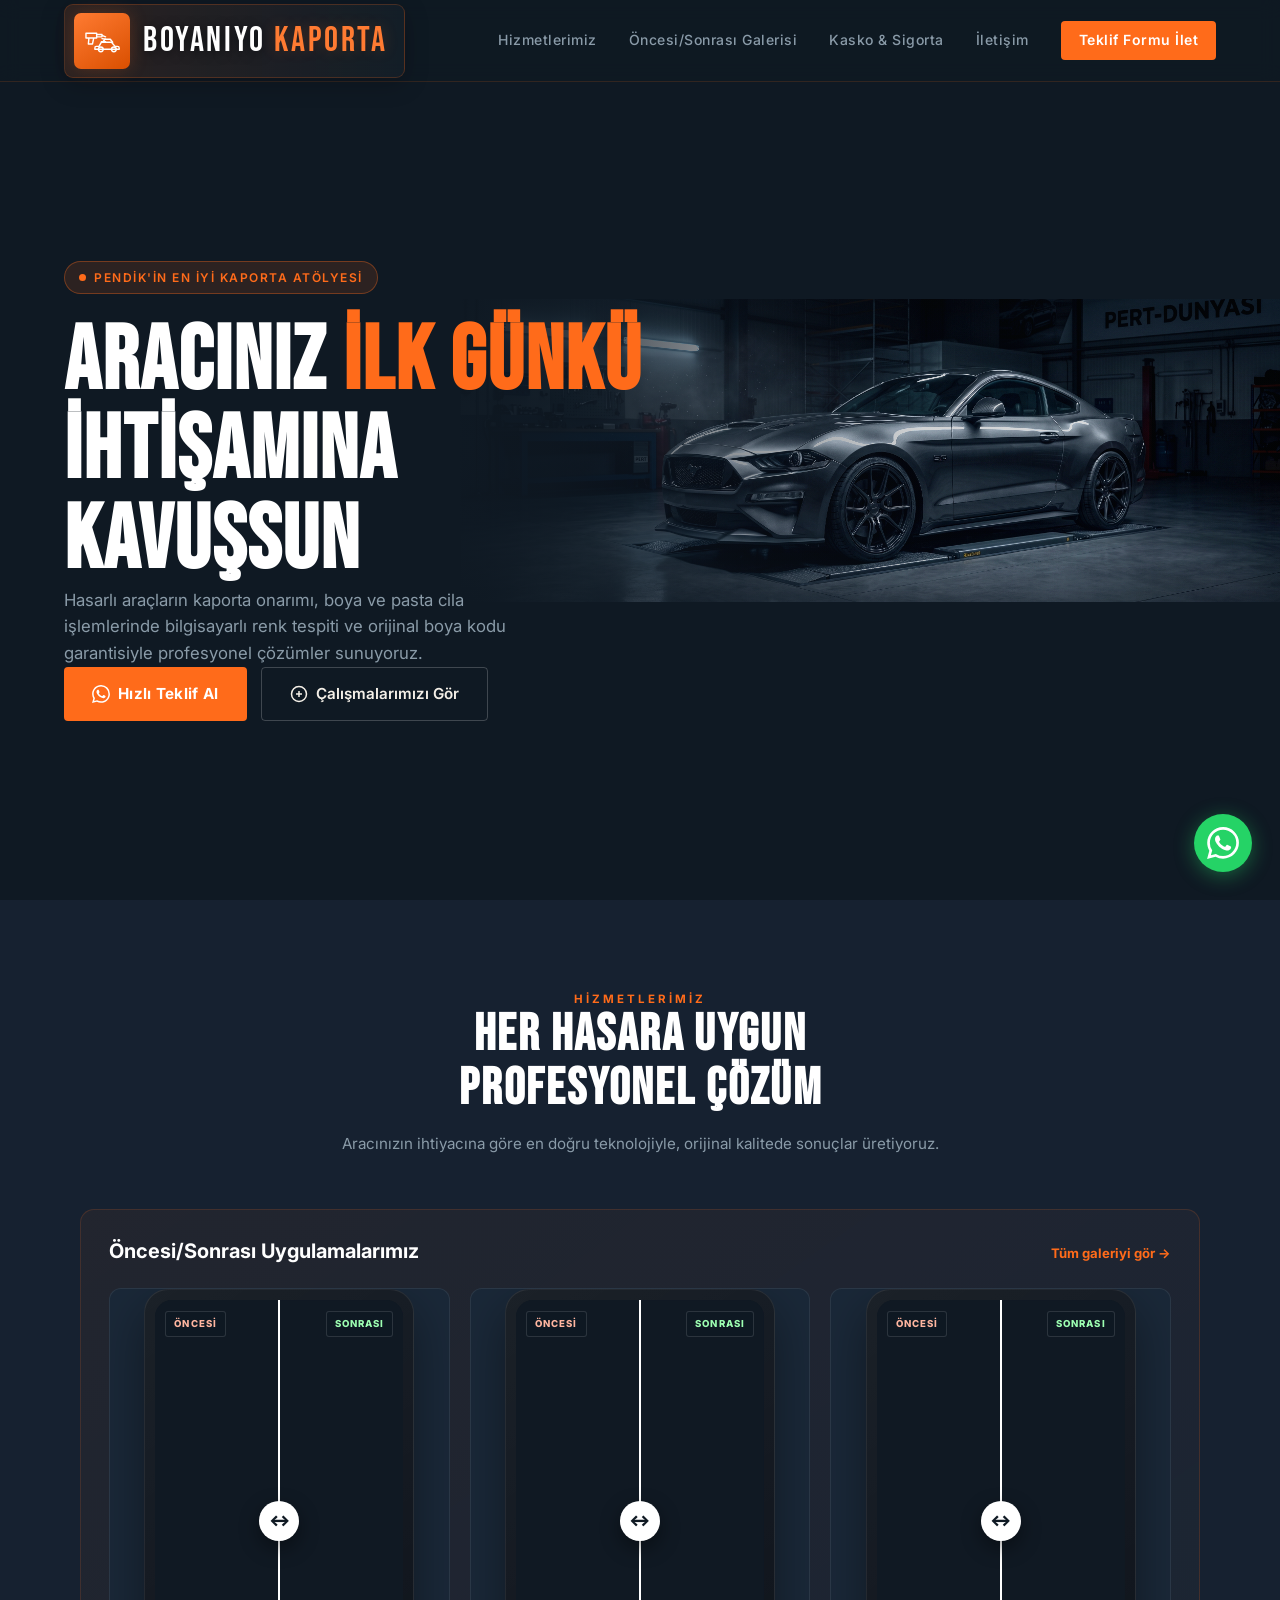
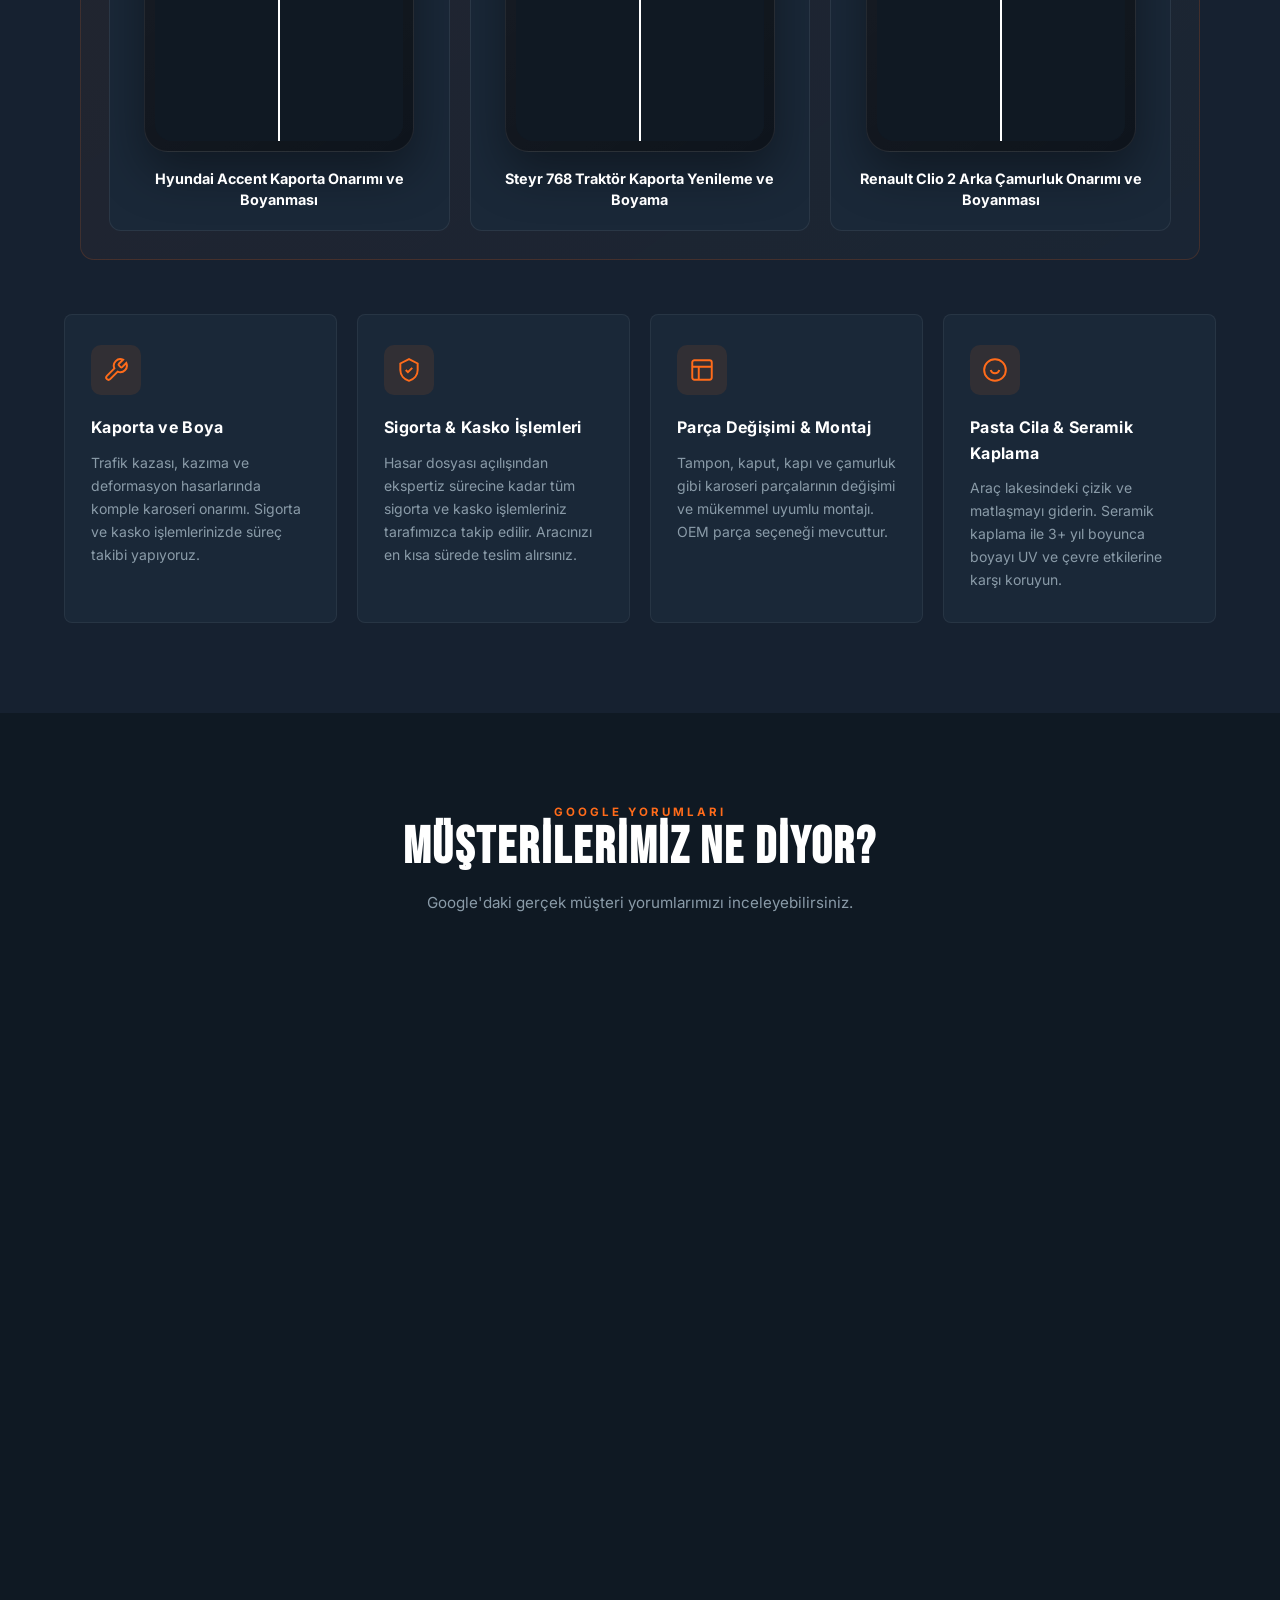
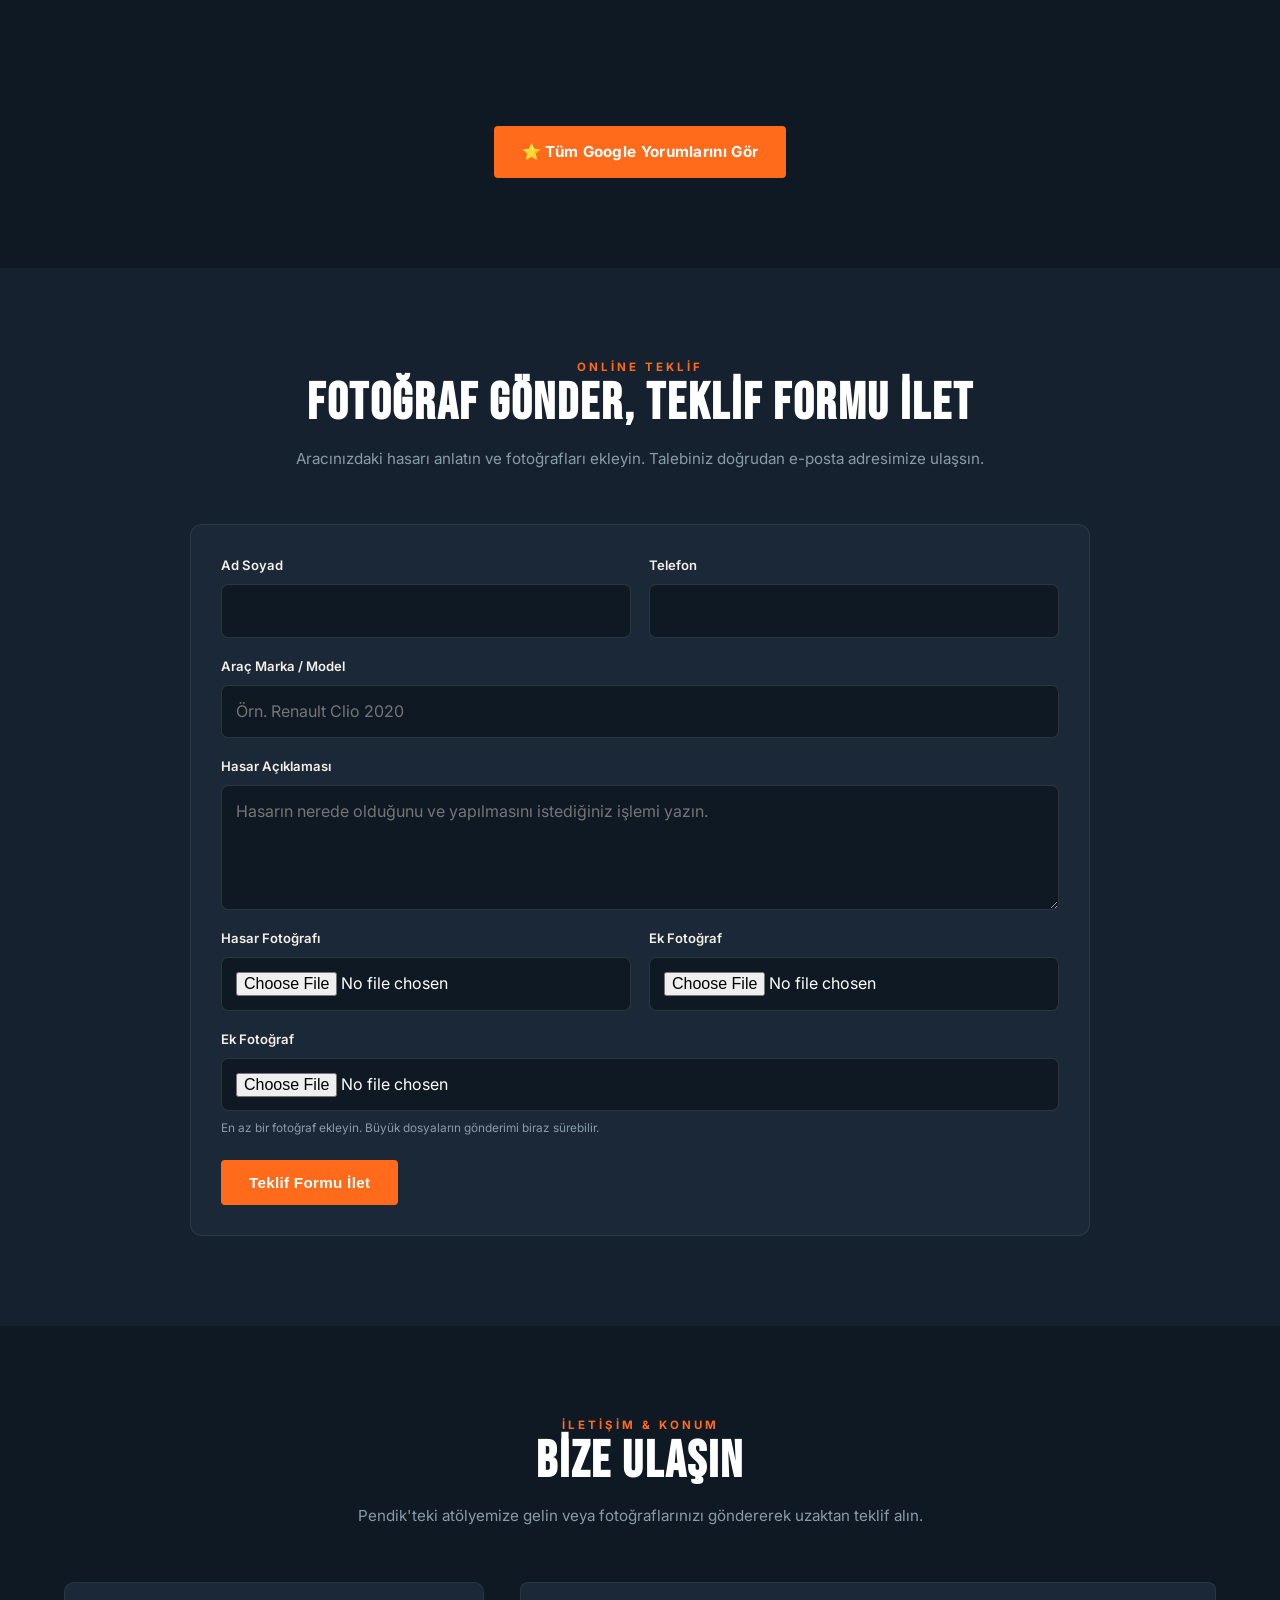
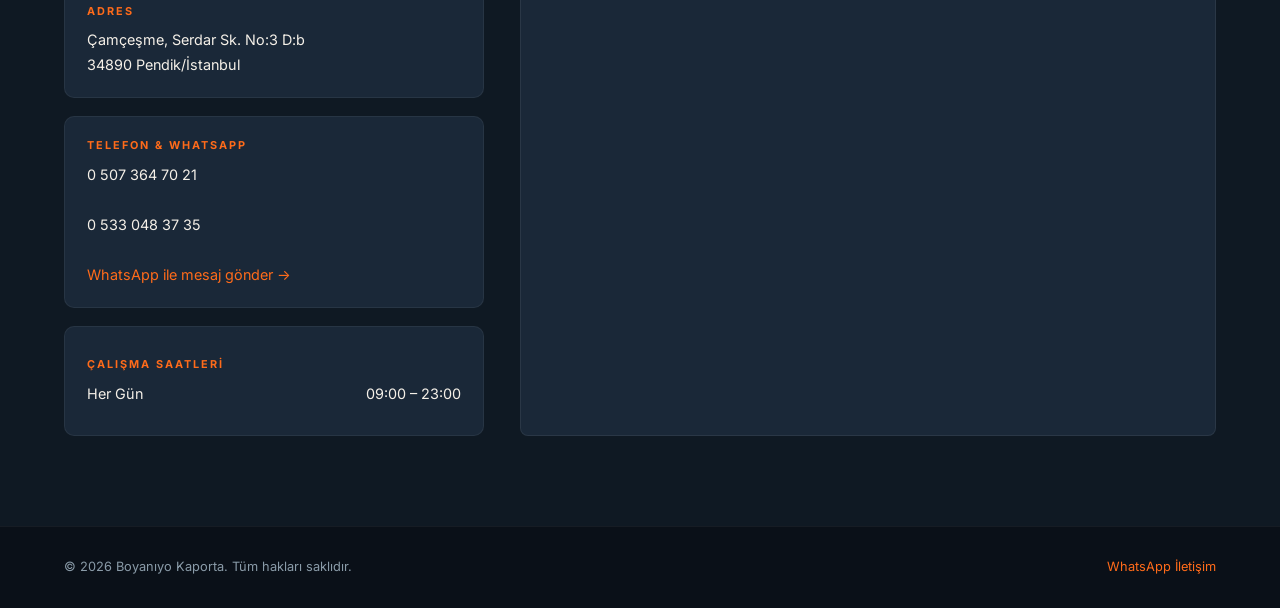
<file: index.html>
<!DOCTYPE html>
<html lang="tr">
<head>
  <meta charset="UTF-8" />
  <meta name="viewport" content="width=device-width, initial-scale=1.0" />
  <meta name="description" content="Boyanıyo Kaporta – Pendik'te profesyonel oto kaporta ve boya hizmetleri. Fırın boya, PDR, pasta cila, hasar onarımı. Orijinal boya kodu garantisi." />
  <meta name="keywords" content="oto kaporta boya, Pendik kaporta, araç boyama, PDR göçük düzeltme, fırın boya İstanbul, Boyanıyo Kaporta" />
  <title>Boyanıyo Kaporta – Aracınız İlk Günkü Parlaklığına Dönüşsün</title>
  <link rel="preconnect" href="https://fonts.googleapis.com" />
  <link rel="preconnect" href="https://fonts.gstatic.com" crossorigin />
  <link href="https://fonts.googleapis.com/css2?family=Bebas+Neue&family=Inter:wght@300;400;500;600;700&display=swap" rel="stylesheet" />
  <style>
    *, *::before, *::after { box-sizing: border-box; margin: 0; padding: 0; }

    :root {
      --navy: #0F1923;
      --navy-mid: #162130;
      --navy-light: #1E2E3D;
      --orange: #FF6B1A;
      --orange-dark: #D94F00;
      --cream: #F5F0E8;
      --steel: #8A9BA8;
      --white: #FFFFFF;
      --card-bg: #1A2838;
    }

    html { scroll-behavior: smooth; }

    body {
      background: var(--navy);
      color: var(--cream);
      font-family: 'Inter', sans-serif;
      line-height: 1.6;
      overflow-x: hidden;
    }

    /* ── HEADER ── */
    header {
      position: fixed;
      top: 0; left: 0; right: 0;
      z-index: 100;
      display: flex;
      align-items: center;
      justify-content: space-between;
      padding: 0 5%;
      height: 82px;
      background: rgba(15,25,35,0.92);
      backdrop-filter: blur(10px);
      border-bottom: 1px solid rgba(255,107,26,0.15);
      transition: background 0.3s;
    }

    .logo {
      display: flex;
      align-items: center;
      gap: 13px;
      padding: 8px 16px 8px 9px;
      text-decoration: none;
      background: linear-gradient(90deg, rgba(255,107,26,0.12), rgba(255,255,255,0.025));
      border: 1px solid rgba(255,107,26,0.22);
      border-radius: 9px;
      box-shadow: 0 6px 24px rgba(0,0,0,0.22);
      transition: border-color .2s, box-shadow .2s, transform .2s;
    }

    .logo:hover {
      border-color: rgba(255,107,26,0.48);
      box-shadow: 0 8px 28px rgba(0,0,0,0.30), 0 0 20px rgba(255,107,26,0.08);
      transform: translateY(-1px);
    }

    .logo-icon {
      width: 56px; height: 56px;
      background: linear-gradient(145deg, #ff7b32, var(--orange-dark));
      border-radius: 7px;
      display: flex; align-items: center; justify-content: center;
      box-shadow: 0 0 18px rgba(255,107,26,0.22);
    }

    .logo-icon svg { width: 38px; height: 30px; color: white; }

    .logo-text {
      font-family: 'Bebas Neue', sans-serif;
      font-size: 2.2rem;
      letter-spacing: 2.6px;
      color: #fff;
      line-height: 1;
      text-shadow: 0 2px 12px rgba(0,0,0,0.55);
    }

    .logo-text span {
      color: #ff7b32;
      text-shadow: 0 0 16px rgba(255,107,26,0.20);
    }

    @media (max-width: 1050px) {
      header { height: 72px; }
      .logo { padding: 5px 10px 5px 6px; gap: 9px; }
      .logo-icon { width: 44px; height: 44px; }
      .logo-icon svg { width: 31px; height: 25px; }
      .logo-text { font-size: 1.72rem; letter-spacing: 1.9px; }
      nav { gap: 18px; }
    }

    @media (max-width: 640px) {
      header { height: 72px; }
      .logo { padding: 5px 10px 5px 6px; gap: 8px; }
      .logo-icon { width: 38px; height: 38px; }
      .logo-icon svg { width: 27px; height: 22px; }
      .logo-text { font-size: 1.5rem; letter-spacing: 1.6px; }
    }

    nav { display: flex; align-items: center; gap: 32px; }

    nav a {
      color: var(--steel);
      text-decoration: none;
      font-size: 0.875rem;
      font-weight: 500;
      letter-spacing: 0.5px;
      transition: color 0.2s;
    }

    nav a:hover { color: var(--orange); }

    .nav-cta {
      background: var(--orange);
      color: var(--white) !important;
      padding: 8px 18px;
      border-radius: 4px;
      font-weight: 600 !important;
      transition: background 0.2s !important;
    }

    .nav-cta:hover { background: var(--orange-dark) !important; color: var(--white) !important; }

    .hamburger { display: none; flex-direction: column; gap: 5px; cursor: pointer; padding: 4px; }
    .hamburger span { display: block; width: 24px; height: 2px; background: var(--cream); border-radius: 2px; transition: 0.3s; }

    /* ── HERO ── */
    #hero {
      min-height: 100vh;
      display: flex;
      align-items: center;
      position: relative;
      overflow: hidden;
      padding: 82px 5% 0;
    }

    .hero-bg {
      position: absolute;
      inset: 0;
      overflow: hidden;
      background:
        linear-gradient(0deg, rgba(15,25,35,0.58) 0%, rgba(15,25,35,0.03) 48%, rgba(15,25,35,0.20) 100%),
        #0F1923;
    }

    .hero-bg::before {
      content: '';
      position: absolute;
      top: 0;
      right: 0;
      bottom: 0;
      left: 34%;
      background: url("Gemini_Generated_Image_9d4v9p9d4v9p9d4v.png?v=20260721-2") right center / 100% auto no-repeat;
      filter: brightness(1.34) contrast(1.08) saturate(1.05);
      transform: translateX(3%);
      -webkit-mask-image: linear-gradient(to bottom,
        #000 0%,
        #000 56%,
        rgba(0,0,0,0.94) 61%,
        rgba(0,0,0,0.68) 67%,
        rgba(0,0,0,0.30) 72%,
        transparent 78%
      );
      mask-image: linear-gradient(to bottom,
        #000 0%,
        #000 56%,
        rgba(0,0,0,0.94) 61%,
        rgba(0,0,0,0.68) 67%,
        rgba(0,0,0,0.30) 72%,
        transparent 78%
      );
    }

    .hero-bg::after {
      content: '';
      position: absolute;
      inset: 0;
      background:
        linear-gradient(90deg,
          rgba(15,25,35,0.99) 0%,
          rgba(15,25,35,0.97) 32%,
          rgba(15,25,35,0.88) 43%,
          rgba(15,25,35,0.46) 55%,
          rgba(15,25,35,0.10) 72%,
          rgba(15,25,35,0.04) 100%
        ),
        linear-gradient(0deg,
          rgba(15,25,35,0.78) 0%,
          rgba(15,25,35,0.52) 8%,
          rgba(15,25,35,0.25) 18%,
          rgba(15,25,35,0.07) 32%,
          rgba(15,25,35,0.18) 100%
        );
      pointer-events: none;
    }

    @media (max-width: 900px) {
      .hero-bg::before {
        left: 26%;
        background-size: auto 62%;
        background-position: right center;
        filter: brightness(1.24) contrast(1.06) saturate(1.03);
        transform: translateX(18%);
      }

      .hero-bg::after {
        background:
          linear-gradient(90deg, rgba(15,25,35,0.98) 0%, rgba(15,25,35,0.91) 48%, rgba(15,25,35,0.42) 100%),
          linear-gradient(0deg, rgba(15,25,35,0.76) 0%, rgba(15,25,35,0.08) 48%, rgba(15,25,35,0.30) 100%);
      }
    }

    .hero-content {
      position: relative;
      z-index: 2;
      max-width: 680px;
    }

    .hero-badge {
      display: inline-flex;
      align-items: center;
      gap: 8px;
      background: rgba(255,107,26,0.12);
      border: 1px solid rgba(255,107,26,0.35);
      color: var(--orange);
      font-size: 0.75rem;
      font-weight: 600;
      letter-spacing: 1.5px;
      text-transform: uppercase;
      padding: 6px 14px;
      border-radius: 20px;
      margin-bottom: 24px;
    }

    .hero-badge::before {
      content: '';
      width: 7px; height: 7px;
      background: var(--orange);
      border-radius: 50%;
      animation: pulse 2s infinite;
    }

    @keyframes pulse {
      0%, 100% { opacity: 1; transform: scale(1); }
      50% { opacity: 0.5; transform: scale(0.8); }
    }

    h1 {
      font-family: 'Bebas Neue', sans-serif;
      font-size: clamp(3rem, 7vw, 6rem);
      line-height: 1.0;
      letter-spacing: 2px;
      color: var(--white);
      : 20px;
    }

    h1 em {
      font-style: normal;
      color: var(--orange);
    }

    .hero-sub {
      font-size: 1.05rem;
      color: var(--steel);
      max-width: 480px;
      : 36px;
      font-weight: 400;
    }

    .hero-actions { display: flex; gap: 14px; flex-wrap: wrap; }

    .btn-primary {
      display: inline-flex;
      align-items: center;
      gap: 8px;
      background: var(--orange);
      color: white;
      padding: 14px 28px;
      border-radius: 4px;
      font-weight: 700;
      font-size: 0.95rem;
      text-decoration: none;
      letter-spacing: 0.3px;
      transition: background 0.2s, transform 0.15s;
      border: none;
      cursor: pointer;
    }

    .btn-primary:hover { background: var(--orange-dark); transform: translateY(-1px); }

    .btn-secondary {
      display: inline-flex;
      align-items: center;
      gap: 8px;
      background: transparent;
      color: var(--cream);
      padding: 14px 28px;
      border-radius: 4px;
      font-weight: 600;
      font-size: 0.95rem;
      text-decoration: none;
      border: 1px solid rgba(255,255,255,0.2);
      transition: border-color 0.2s, color 0.2s;
    }

    .btn-secondary:hover { border-color: var(--orange); color: var(--orange); }

    /* ── SECTION COMMONS ── */
    section { padding: 90px 5%; }

    .section-label {
      font-size: 0.72rem;
      font-weight: 700;
      letter-spacing: 3px;
      text-transform: uppercase;
      color: var(--orange);
      : 12px;
    }

   .section-title{
      font-family:'Bebas Neue',sans-serif;
      font-size:clamp(2rem,4vw,3.2rem);
      letter-spacing:2px;
      color:var(--white);
      margin-bottom:14px;
      line-height:1.05;
      text-align:center;
}

    .section-sub{
      color:var(--steel);
      max-width:700px;
      margin:0 auto;
      font-size:.95rem;
      text-align:center;
      line-height:1.8;
}

    .section-header{
    text-align:center;
    max-width:900px;
    margin:0 auto 52px;
}

    /* ── HİZMETLER ── */
    #hizmetler { background: var(--navy-mid); }

    .services-grid {
      display: grid;
      grid-template-columns: repeat(auto-fit, minmax(240px, 1fr));
      gap: 20px;
      margin-top: 52px;
    }
    .service-card {
      background: var(--card-bg);
      border: 1px solid rgba(255,255,255,0.06);
      border-radius: 8px;
      padding: 30px 26px;
      transition: border-color 0.25s, transform 0.25s;
      position: relative;
      overflow: hidden;
    }


    .service-card::before {
      content: '';
      position: absolute;
      bottom: 0; left: 0; right: 0;
      height: 3px;
      background: var(--orange);
      transform: scaleX(0);
      transform-origin: left;
      transition: transform 0.3s;
    }

    .service-card:hover { border-color: rgba(255,107,26,0.3); transform: translateY(-4px); }
    .service-card:hover::before { transform: scaleX(1); }

    .service-icon {
      width: 50px; height: 50px;
      background: rgba(255,107,26,0.1);
      border-radius: 10px;
      display: flex; align-items: center; justify-content: center;
      margin-bottom: 20px;
    }

    .service-icon svg { width: 26px; height: 26px; }

    .service-card h3 {
      font-size: 1rem;
      font-weight: 700;
      color: var(--white);
      margin-bottom: 10px;
      letter-spacing: 0.3px;
    }

    .service-card p {
      font-size: 0.875rem;
      color: var(--steel);
      line-height: 1.65;
    }

    /* ── BEFORE / AFTER ── */
    #oncesi-sonrasi { background: var(--navy); }

    .ba-wrapper {
      display: grid;
      grid-template-columns: 1fr 1fr;
      gap: 60px;
      align-items: center;
    }

    .ba-info .section-sub { margin-bottom: 24px; }

    .ba-hint {
      display: flex;
      align-items: center;
      gap: 10px;
      color: var(--steel);
      font-size: 0.82rem;
      font-weight: 500;
    }

    .ba-hint svg { width: 20px; height: 20px; opacity: 0.7; }

    .ba-slider-container {
      position: relative;
      width: 100%;
      padding-top: 66%;
      border-radius: 10px;
      overflow: hidden;
      cursor: ew-resize;
      user-select: none;
      box-shadow: 0 30px 70px rgba(0,0,0,0.5);
    }

    .ba-panel {
      position: absolute;
      inset: 0;
      display: flex;
      align-items: center;
      justify-content: center;
    }

    /* AFTER panel – repaired car (gradient green) */
    .ba-after {
      background: linear-gradient(135deg, #1a2a1a 0%, #0d2010 40%, #162520 100%);
    }

    .ba-after .car-svg { opacity: 1; }

    /* BEFORE panel – damaged car (clipped by slider) */
    .ba-before {
      position: absolute;
      inset: 0;
      background: linear-gradient(135deg, #1a1210 0%, #2a1508 40%, #1a1008 100%);
      clip-path: inset(0 50% 0 0);
      transition: clip-path 0.01s;
    }

    .car-svg {
      width: 88%;
      height: auto;
      position: absolute;
      left: 50%;
      top: 50%;
      transform: translate(-50%, -50%);
    }

    /* Divider line */
    .ba-divider {
      position: absolute;
      top: 0; bottom: 0;
      left: 50%;
      width: 2px;
      background: white;
      transform: translateX(-50%);
      z-index: 10;
      pointer-events: none;
      transition: left 0.01s;
    }

    .ba-handle {
      position: absolute;
      top: 50%;
      left: 50%;
      transform: translate(-50%, -50%);
      width: 44px; height: 44px;
      background: white;
      border-radius: 50%;
      box-shadow: 0 4px 20px rgba(0,0,0,0.4);
      display: flex; align-items: center; justify-content: center;
      z-index: 11;
      pointer-events: none;
    }

    .ba-handle svg { width: 22px; height: 22px; }

    .ba-label {
      position: absolute;
      top: 14px;
      font-size: 0.7rem;
      font-weight: 700;
      letter-spacing: 2px;
      text-transform: uppercase;
      background: rgba(0,0,0,0.55);
      backdrop-filter: blur(4px);
      padding: 4px 10px;
      border-radius: 3px;
    }

    .label-before { left: 14px; color: #ff8a8a; }
    .label-after { right: 14px; color: #6fde8f; }

    /* ── TRUST ── */
    #neden-biz { background: var(--navy-mid); }

    .trust-grid {
      display: grid;
      grid-template-columns: repeat(auto-fit, minmax(220px, 1fr));
      gap: 28px;
      margin-top: 52px;
    }

    .trust-item {
      display: flex;
      gap: 18px;
      align-items: flex-start;
    }

    .trust-icon {
      flex-shrink: 0;
      width: 46px; height: 46px;
      background: rgba(255,107,26,0.08);
      border: 1px solid rgba(255,107,26,0.2);
      border-radius: 8px;
      display: flex; align-items: center; justify-content: center;
    }

    .trust-icon svg { width: 22px; height: 22px; }

    .trust-item h4 {
      font-size: 0.9rem;
      font-weight: 700;
      color: var(--white);
      margin-bottom: 5px;
    }

    .trust-item p {
      font-size: 0.82rem;
      color: var(--steel);
      line-height: 1.6;
    }

    /* ── CONTACT ── */
    #iletisim { background: var(--navy); }

    .contact-grid {
display: grid;
grid-template-columns: minmax(320px, 420px) 1fr;
gap: 36px;
align-items: stretch;
max-width: 1180px;
margin: 0 auto;
}
    
.contact-info {
display: flex;
flex-direction: column;
gap: 18px;
}

    .contact-block {
background: var(--card-bg);
border: 1px solid rgba(255,255,255,0.06);
border-radius: 10px;
padding: 20px 22px;
min-height: 110px;
display: flex;
flex-direction: column;
justify-content: center;
}

    .contact-block-label {
      font-size: 0.68rem;
      font-weight: 700;
      letter-spacing: 2px;
      text-transform: uppercase;
      color: var(--orange);
      margin-bottom: 8px;
    }

    .contact-block p, .contact-block a, .contact-block span {
      font-size: 0.9rem;
      color: var(--cream);
      line-height: 1.7;
      text-decoration: none;
    }

    .contact-block a:hover { color: var(--orange); }

    .hours-grid { display: flex; flex-direction: column; gap: 4px; }

    .hours-row {
      display: flex;
      justify-content: space-between;
      font-size: 0.85rem;
      color: var(--steel);
    }

    .hours-row .day { color: var(--cream); }

    .map-container {
      border-radius: 8px;
      overflow: hidden;
      height: 100%;
      min-height: 350px;
      border: 1px solid rgba(255,255,255,0.07);
      position: relative;
      background: var(--card-bg);
    }

    .map-container iframe {
      width: 100%; height: 100%;
      min-height: 350px;
      border: none;
      filter: grayscale(40%) invert(90%) hue-rotate(175deg);
    }

    /* ── CTA SECTION ── */
    .cta-strip {
      background: linear-gradient(135deg, var(--orange-dark), var(--orange));
      padding: 60px 5%;
      text-align: center;
    }

    .cta-strip h2 {
      font-family: 'Bebas Neue', sans-serif;
      font-size: clamp(1.8rem, 4vw, 3rem);
      letter-spacing: 2px;
      color: white;
      margin-bottom: 12px;
    }

    .cta-strip p {
      color: rgba(255,255,255,0.8);
      margin-bottom: 28px;
      font-size: 1rem;
    }

    .cta-strip .btn-primary {
      background: white;
      color: var(--orange-dark);
      font-size: 1rem;
    }

    .cta-strip .btn-primary:hover { background: var(--cream); }

    /* ── WHATSAPP FLOAT ── */
    .wa-float {
      position: fixed;
      bottom: 28px; right: 28px;
      z-index: 999;
      display: flex;
      align-items: center;
      gap: 12px;
    }

    .wa-label {
      background: var(--white);
      color: var(--navy);
      font-size: 0.78rem;
      font-weight: 700;
      padding: 8px 14px;
      border-radius: 20px;
      box-shadow: 0 4px 20px rgba(0,0,0,0.3);
      white-space: nowrap;
      opacity: 0;
      transform: translateX(10px);
      transition: opacity 0.25s, transform 0.25s;
      pointer-events: none;
    }

    .wa-float:hover .wa-label { opacity: 1; transform: translateX(0); }

    .wa-btn {
      width: 58px; height: 58px;
      background: #25D366;
      border-radius: 50%;
      display: flex; align-items: center; justify-content: center;
      box-shadow: 0 4px 20px rgba(37,211,102,0.4);
      text-decoration: none;
      position: relative;
      animation: wa-pulse 3s infinite;
    }

    .wa-btn svg { width: 32px; height: 32px; fill: white; }

    @keyframes wa-pulse {
      0%, 100% { box-shadow: 0 4px 20px rgba(37,211,102,0.4); }
      50% { box-shadow: 0 4px 32px rgba(37,211,102,0.75), 0 0 0 8px rgba(37,211,102,0.12); }
    }

    /* ── FOOTER ── */
    footer {
      background: #0A1018;
      padding: 30px 5%;
      display: flex;
      align-items: center;
      justify-content: space-between;
      border-top: 1px solid rgba(255,255,255,0.05);
      flex-wrap: wrap;
      gap: 16px;
    }

    footer p { font-size: 0.8rem; color: var(--steel); }
    footer a { color: var(--orange); text-decoration: none; font-size: 0.8rem; }

    /* ── MOBILE NAV ── */
    .mobile-nav {
      display: none;
      position: fixed;
      top: 72px; left: 0; right: 0;
      background: var(--navy-mid);
      border-bottom: 1px solid rgba(255,107,26,0.15);
      padding: 20px 5%;
      flex-direction: column;
      gap: 16px;
      z-index: 99;
    }

    .mobile-nav.open { display: flex; }
    .mobile-nav a { color: var(--cream); text-decoration: none; font-size: 1rem; font-weight: 500; }
    .mobile-nav a:hover { color: var(--orange); }

    /* ── RESPONSIVE ── */
    @media (max-width: 900px) {
      .ba-wrapper { grid-template-columns: 1fr; }
      .contact-grid { grid-template-columns: 1fr; }
      .hero-stats { gap: 24px; flex-wrap: wrap; }
    }

    @media (max-width: 640px) {
      nav { display: none; }
      .hamburger { display: flex; }
      section { padding: 64px 5%; }
      .hero-stats { gap: 20px; }
      .stat-num { font-size: 2rem; }
    }

    /* ── KASKO STEPS ── */
    .kasko-step {
      display: flex;
      gap: 20px;
      align-items: flex-start;
      padding: 20px 0;
      border-bottom: 1px solid rgba(255,255,255,0.06);
    }

    .kasko-step-num {
      flex-shrink: 0;
      width: 36px; height: 36px;
      border: 2px solid rgba(255,107,26,0.4);
      border-radius: 50%;
      display: flex; align-items: center; justify-content: center;
      font-family: 'Bebas Neue', sans-serif;
      font-size: 1rem;
      color: var(--orange);
      letter-spacing: 1px;
    }

    .kasko-step-title {
      font-weight: 700;
      font-size: 0.9rem;
      color: var(--white);
      margin-bottom: 4px;
    }

    .kasko-step-desc {
      font-size: 0.82rem;
      color: var(--steel);
      line-height: 1.6;
    }

    /* ── GALLERY TEASER ── */
    .teaser-mosaic {
      display: grid;
      grid-template-columns: 1.6fr 1fr;
      gap: 16px;
      margin-top: 40px;
    }

    .teaser-card {
      display: block;
      text-decoration: none;
      border-radius: 8px;
      overflow: hidden;
      border: 1px solid rgba(255,255,255,0.07);
      transition: border-color 0.25s, transform 0.25s;
    }

    .teaser-card:hover { border-color: rgba(255,107,26,0.4); transform: translateY(-3px); }

    .teaser-inner {
      position: relative;
      overflow: hidden;
    }

    .teaser-main .teaser-inner { height: 260px; }
    .teaser-small .teaser-inner { height: 120px; }

    .teaser-col { display: flex; flex-direction: column; gap: 16px; }

    .teaser-overlay {
      position: absolute;
      inset: 0;
      background: linear-gradient(to top, rgba(15,25,35,0.85) 0%, transparent 60%);
      display: flex;
      align-items: flex-end;
      padding: 16px;
      opacity: 0;
      transition: opacity 0.25s;
    }

    .teaser-card:hover .teaser-overlay { opacity: 1; }

    .teaser-cta-btn {
      background: var(--orange);
      color: white;
      font-size: 0.78rem;
      font-weight: 700;
      padding: 7px 14px;
      border-radius: 3px;
      letter-spacing: 0.3px;
    }

    .teaser-meta {
      display: flex;
      justify-content: space-between;
      align-items: center;
      padding: 10px 14px;
      background: var(--card-bg);
    }

    .teaser-tag {
      font-size: 0.75rem;
      font-weight: 600;
      color: var(--orange);
      letter-spacing: 0.5px;
    }

    .teaser-count {
      font-size: 0.72rem;
      color: var(--steel);
    }

    @media (max-width: 700px) {
      .teaser-mosaic { grid-template-columns: 1fr; }
      .teaser-col { flex-direction: row; }
      .teaser-small .teaser-inner { height: 100px; }
    }

    @media (max-width: 900px) {
      #kasko > div { grid-template-columns: 1fr !important; }
    }
  
    /* ── EMAIL QUOTE FORM ── */
    #teklif { background:var(--navy-mid); }
    .quote-form { max-width:900px; margin:42px auto 0; padding:30px; background:var(--card-bg); border:1px solid rgba(255,255,255,.08); border-radius:12px; }
    .form-grid { display:grid; grid-template-columns:repeat(2,minmax(0,1fr)); gap:18px; }
    .form-field { display:flex; flex-direction:column; gap:8px; }
    .form-field.full { grid-column:1/-1; }
    .form-field label { color:var(--cream); font-size:.82rem; font-weight:600; }
    .form-field input,.form-field textarea { width:100%; border:1px solid rgba(255,255,255,.12); border-radius:7px; background:var(--navy); color:var(--white); font:inherit; padding:13px 14px; outline:none; }
    .form-field textarea { min-height:125px; resize:vertical; }
    .form-field input:focus,.form-field textarea:focus { border-color:var(--orange); box-shadow:0 0 0 3px rgba(255,107,26,.12); }
    .file-note { color:var(--steel); font-size:.74rem; }
    .quote-submit { margin-top:22px; border:0; cursor:pointer; }
    .quote-success { display:none; max-width:900px; margin:22px auto 0; padding:16px 18px; border:1px solid rgba(111,222,143,.35); border-radius:8px; background:rgba(111,222,143,.08); color:#9aefb2; text-align:center; }
    @media(max-width:640px){.quote-form{padding:22px 18px}.form-grid{grid-template-columns:1fr}.form-field.full{grid-column:auto}}

  
    /* ── DAILY BEFORE / AFTER VIDEO SHOWCASE ── */
    .daily-showcase {
      max-width: 1120px;
      margin: 42px auto 54px;
      padding: 28px;
      border: 1px solid rgba(255,107,26,0.16);
      border-radius: 14px;
      background: linear-gradient(145deg, rgba(255,107,26,0.055), rgba(255,255,255,0.018));
    }

    .daily-showcase-head {
      display: flex;
      align-items: flex-end;
      justify-content: space-between;
      gap: 20px;
      margin-bottom: 24px;
    }

    .daily-showcase-kicker {
      color: var(--orange);
      font-size: 0.69rem;
      font-weight: 800;
      letter-spacing: 1.8px;
      text-transform: uppercase;
      margin-bottom: 5px;
    }

    .daily-showcase-title {
      color: var(--white);
      font-size: 1.25rem;
      line-height: 1.3;
    }

    .daily-gallery-link {
      flex-shrink: 0;
      color: var(--orange);
      font-size: 0.82rem;
      font-weight: 700;
      text-decoration: none;
    }

    .daily-video-grid {
      display: grid;
      grid-template-columns: repeat(3, minmax(0, 1fr));
      gap: 20px;
    }

    .daily-video-card {
      min-width: 0;
      overflow: hidden;
      border: 1px solid rgba(255,255,255,0.07);
      border-radius: 12px;
      background: var(--card-bg);
      transition: transform .25s, border-color .25s;
    }

    .daily-video-card:hover {
      transform: translateY(-4px);
      border-color: rgba(255,107,26,0.34);
    }

    .daily-phone-frame {
      max-width: 270px;
      margin: 0 auto;
      padding: 10px;
      border: 1px solid rgba(255,255,255,0.08);
      border-radius: 24px;
      background: linear-gradient(145deg, rgba(255,255,255,0.07), rgba(255,255,255,0.015)), #0A1018;
      box-shadow: 0 20px 48px rgba(0,0,0,0.38);
    }

    .daily-video-compare {
      position: relative;
      width: 100%;
      aspect-ratio: 9 / 16;
      overflow: hidden;
      cursor: ew-resize;
      border-radius: 17px;
      background: #101923;
      user-select: none;
      touch-action: pan-y;
    }

    .daily-video-compare video {
      position: absolute;
      inset: 0;
      width: 100%;
      height: 100%;
      object-fit: contain;
      background: #101923;
      pointer-events: none;
    }

    .daily-video-after {
      position: absolute;
      inset: 0;
      clip-path: inset(0 0 0 50%);
    }

    .daily-video-line {
      position: absolute;
      top: 0;
      bottom: 0;
      left: 50%;
      z-index: 5;
      width: 2px;
      background: #fff;
      transform: translateX(-50%);
    }

    .daily-video-handle {
      position: absolute;
      top: 50%;
      left: 50%;
      z-index: 6;
      width: 40px;
      height: 40px;
      display: flex;
      align-items: center;
      justify-content: center;
      border-radius: 50%;
      background: #fff;
      color: var(--navy);
      font-weight: 900;
      transform: translate(-50%, -50%);
      box-shadow: 0 7px 20px rgba(0,0,0,0.42);
    }

    .daily-video-label {
      position: absolute;
      top: 11px;
      z-index: 7;
      padding: 4px 8px;
      border: 1px solid rgba(255,255,255,0.12);
      border-radius: 3px;
      background: rgba(15,25,35,0.78);
      color: #fff;
      font-size: 0.6rem;
      font-weight: 800;
      letter-spacing: 1.1px;
      text-transform: uppercase;
      backdrop-filter: blur(7px);
    }

    .daily-label-before { left: 10px; color: #ffb6a0; }
    .daily-label-after { right: 10px; color: #9dffb2; }

    .daily-video-info {
      padding: 17px 17px 19px;
      text-align: center;
    }

    .daily-video-info h3 {
      color: var(--white);
      font-size: 0.9rem;
      line-height: 1.45;
    }


    .daily-carousel-controls {
      display: none;
      align-items: center;
      justify-content: center;
      gap: 13px;
      margin-top: 16px;
    }

    .daily-carousel-arrow {
      width: 44px;
      height: 44px;
      display: inline-flex;
      align-items: center;
      justify-content: center;
      border: 1px solid rgba(255,107,26,0.38);
      border-radius: 50%;
      background: rgba(255,107,26,0.11);
      color: var(--orange);
      font: inherit;
      font-size: 1.35rem;
      font-weight: 800;
      cursor: pointer;
      transition: background .2s, color .2s, transform .2s;
    }

    .daily-carousel-arrow:active {
      background: var(--orange);
      color: #fff;
      transform: scale(.94);
    }

    .daily-carousel-hint {
      color: var(--steel);
      font-size: .72rem;
      font-weight: 600;
      letter-spacing: .3px;
    }

    @media (max-width: 900px) {
      .daily-carousel-controls { display: flex; }
    }

    @media (max-width: 900px) {
      .daily-showcase { padding: 24px 18px; }
      .daily-video-grid {
        display: flex;
        gap: 16px;
        overflow-x: auto;
        scroll-snap-type: x mandatory;
        padding: 2px 2px 14px;
        scrollbar-width: thin;
        scrollbar-color: var(--orange) rgba(255,255,255,0.05);
      }
      .daily-video-card {
        flex: 0 0 min(78vw, 320px);
        scroll-snap-align: start;
      }
    }

    @media (max-width: 560px) {
      .daily-showcase { margin: 32px auto 42px; }
      .daily-showcase-head { align-items: flex-start; flex-direction: column; gap: 9px; }
      .daily-showcase-title { font-size: 1.08rem; }
      .daily-phone-frame { max-width: 250px; }
    }

  </style>
</head>
<body>

<header id="top">
  <a href="#" class="logo" aria-label="Boyanıyo Kaporta Ana Sayfa">
    <div class="logo-icon">
      <svg viewBox="0 0 64 40" fill="none" stroke="currentColor" stroke-width="2.4" stroke-linecap="round" stroke-linejoin="round" aria-hidden="true">
        <path d="M5 7h18v8H5zM23 9h9v4h-9M10 15h8l-2 10h-7z"/>
        <path d="M33 11l5 2M32 16l6 1M31 21h7"/>
        <path d="M22 29h5l4-7h17l6 7h4c2 0 3 1 3 3v2H20v-2c0-2 1-3 2-3z"/>
        <path d="M33 22l4-5h9l4 5"/>
        <circle cx="30" cy="34" r="4"/>
        <circle cx="52" cy="34" r="4"/>
      </svg>
    </div>
    <span class="logo-text">BOYANIYO<span> KAPORTA</span></span>
  </a>

  <nav aria-label="Ana Menü">
    <a href="#hizmetler">Hizmetlerimiz</a>
    <a href="galeri.html">Öncesi/Sonrası Galerisi</a>
    <a href="#kasko">Kasko & Sigorta</a>
    <a href="#iletisim">İletişim</a>
    <a href="#teklif" class="nav-cta">Teklif Formu İlet</a>
  </nav>

  <button class="hamburger" aria-label="Menüyü Aç/Kapat" onclick="document.querySelector('.mobile-nav').classList.toggle('open')">
    <span></span><span></span><span></span>
  </button>
</header>

<nav class="mobile-nav" aria-label="Mobil Menü">
  <a href="#hizmetler" onclick="this.closest('.mobile-nav').classList.remove('open')">Hizmetlerimiz</a>
  <a href="galeri.html" onclick="this.closest('.mobile-nav').classList.remove('open')">Öncesi/Sonrası Galerisi</a>
  <a href="#kasko" onclick="this.closest('.mobile-nav').classList.remove('open')">Kasko & Sigorta</a>
  <a href="#iletisim" onclick="this.closest('.mobile-nav').classList.remove('open')">İletişim</a>
  <a href="https://wa.me/905073647021?text=Merhaba%2C+arac%C4%B1m%C4%B1n+hasar%C4%B1n%C4%B1+gidermek+i%C3%A7in+bilgi+almak+istiyorum." target="_blank" rel="noopener">📲 WhatsApp Teklif Al</a>
</nav>

<section id="hero" aria-label="Ana Bölüm">
  <div class="hero-bg" role="presentation"></div>
  <div class="hero-content">
    <div class="hero-badge">Pendik'in En İyi Kaporta Atölyesi</div>
    <h1>Aracınız <em>İlk Günkü</em><br>İhtişamına<br>Kavuşsun</h1>
    <p class="hero-sub">Hasarlı araçların kaporta onarımı, boya ve pasta cila işlemlerinde bilgisayarlı renk tespiti ve orijinal boya kodu garantisiyle profesyonel çözümler sunuyoruz.</p>
    <div class="hero-actions">
      <a href="https://wa.me/905073647021?text=Merhaba%2C+arac%C4%B1m%C4%B1n+hasar%C4%B1n%C4%B1+g%C3%B6nderip+fiyat+teklifi+almak+istiyorum." class="btn-primary" target="_blank" rel="noopener">
        <svg width="18" height="18" fill="white" viewBox="0 0 24 24"><path d="M17.472 14.382c-.297-.149-1.758-.867-2.03-.967-.273-.099-.471-.148-.67.15-.197.297-.767.966-.94 1.164-.173.199-.347.223-.644.075-.297-.15-1.255-.463-2.39-1.475-.883-.788-1.48-1.761-1.653-2.059-.173-.297-.018-.458.13-.606.134-.133.298-.347.446-.52.149-.174.198-.298.298-.497.099-.198.05-.371-.025-.52-.075-.149-.669-1.612-.916-2.207-.242-.579-.487-.5-.669-.51-.173-.008-.371-.01-.57-.01-.198 0-.52.074-.792.372-.272.297-1.04 1.016-1.04 2.479 0 1.462 1.065 2.875 1.213 3.074.149.198 2.096 3.2 5.077 4.487.709.306 1.262.489 1.694.625.712.227 1.36.195 1.871.118.571-.085 1.758-.719 2.006-1.413.248-.694.248-1.289.173-1.413-.074-.124-.272-.198-.57-.347m-5.421 7.403h-.004a9.87 9.87 0 0 1-5.031-1.378l-.361-.214-3.741.982.998-3.648-.235-.374a9.86 9.86 0 0 1-1.51-5.26c.001-5.45 4.436-9.884 9.888-9.884 2.64 0 5.122 1.03 6.988 2.898a9.825 9.825 0 0 1 2.893 6.994c-.003 5.45-4.437 9.884-9.885 9.884m8.413-18.297A11.815 11.815 0 0 0 12.05 0C5.495 0 .16 5.335.157 11.892c0 2.096.547 4.142 1.588 5.945L.057 24l6.305-1.654a11.882 11.882 0 0 0 5.683 1.448h.005c6.554 0 11.89-5.335 11.893-11.893a11.821 11.821 0 0 0-3.48-8.413z"/></svg>
        Hızlı Teklif Al
      </a>
      <a href="galeri.html" class="btn-secondary">
        <svg width="18" height="18" fill="none" stroke="currentColor" stroke-width="2" viewBox="0 0 24 24"><circle cx="12" cy="12" r="10"/><path d="M12 8v8m-4-4h8"/></svg>
        Çalışmalarımızı Gör
      </a>
    </div>
  </div>
</section>

<section id="hizmetler" aria-labelledby="hizmetler-title">
  <div class="section-header">
    <div class="section-label">Hizmetlerimiz</div>
    <h2 class="section-title" id="hizmetler-title">Her Hasara Uygun<br>Profesyonel Çözüm</h2>
    <p class="section-sub">Aracınızın ihtiyacına göre en doğru teknolojiyle, orijinal kalitede sonuçlar üretiyoruz.</p>
  </div>

  <div class="daily-showcase" aria-labelledby="daily-showcase-title">
    <div class="daily-showcase-head">
      <div>
        <h3 class="daily-showcase-title" id="daily-showcase-title">Öncesi/Sonrası Uygulamalarımız</h3>
      </div>
      <a class="daily-gallery-link" href="galeri.html">Tüm galeriyi gör →</a>
    </div>
    <div class="daily-video-grid" id="daily-video-grid" aria-live="polite"></div>

    <div class="daily-carousel-controls" aria-label="Video kartları arasında geçiş">
      <button class="daily-carousel-arrow" type="button" data-daily-prev aria-label="Önceki video kartı">←</button>
      <span class="daily-carousel-hint">Kartlar arasında geç</span>
      <button class="daily-carousel-arrow" type="button" data-daily-next aria-label="Sonraki video kartı">→</button>
    </div>
  </div>

  <div class="services-grid">
    <article class="service-card">
      <div class="service-icon"><svg viewBox="0 0 24 24" fill="none" stroke="#FF6B1A" stroke-width="1.8"><path d="M14.7 6.3a1 1 0 0 0 0 1.4l1.6 1.6a1 1 0 0 0 1.4 0l3.77-3.77a6 6 0 0 1-7.94 7.94l-6.91 6.91a2.12 2.12 0 0 1-3-3l6.91-6.91a6 6 0 0 1 7.94-7.94l-3.76 3.76z"/></svg></div>
      <h3>Kaporta ve Boya</h3>
      <p>Trafik kazası, kazıma ve deformasyon hasarlarında komple karoseri onarımı. Sigorta ve kasko işlemlerinizde süreç takibi yapıyoruz.</p>
    </article>
    <article class="service-card">
  <div class="service-icon">
    <svg viewBox="0 0 24 24" fill="none" stroke="#FF6B1A" stroke-width="1.8">
      <path d="M12 2L4 6v6c0 5 3.4 8.7 8 10 4.6-1.3 8-5 8-10V6l-8-4z"/>
      <path d="M9 12l2 2 4-4"/>
    </svg>
  </div>
  <h3>Sigorta & Kasko İşlemleri</h3>
  <p>Hasar dosyası açılışından ekspertiz sürecine kadar tüm sigorta ve kasko işlemleriniz tarafımızca takip edilir. Aracınızı en kısa sürede teslim alırsınız.</p>
</article>
    <article class="service-card">
      <div class="service-icon"><svg viewBox="0 0 24 24" fill="none" stroke="#FF6B1A" stroke-width="1.8"><rect x="3" y="3" width="18" height="18" rx="2"/><path d="M3 9h18M9 21V9"/></svg></div>
      <h3>Parça Değişimi & Montaj</h3>
      <p>Tampon, kaput, kapı ve çamurluk gibi karoseri parçalarının değişimi ve mükemmel uyumlu montajı. OEM parça seçeneği mevcuttur.</p>
    </article>
    <article class="service-card">
      <div class="service-icon"><svg viewBox="0 0 24 24" fill="none" stroke="#FF6B1A" stroke-width="1.8"><path d="M12 22C6.477 22 2 17.523 2 12S6.477 2 12 2s10 4.477 10 10-4.477 10-10 10z"/><path d="M8 12s1 3 4 3 4-3 4-3"/><path d="M9 9h.01M15 9h.01"/></svg></div>
      <h3>Pasta Cila & Seramik Kaplama</h3>
      <p>Araç lakesindeki çizik ve matlaşmayı giderin. Seramik kaplama ile 3+ yıl boyunca boyayı UV ve çevre etkilerine karşı koruyun.</p>
    </article>
  </div>
</section>

<section id="yorumlar aria-labelledby="yorumlar-title">
  <div class="section-header">
    <div class="section-label">Google Yorumları</div>
    <h2 class="section-title" id="yorumlar-title">Müşterilerimiz Ne Diyor?</h2>
    <p class="section-sub">Google'daki gerçek müşteri yorumlarımızı inceleyebilirsiniz.</p>
  </div>

  <div style="width:100vw;margin-left:calc(50% - 50vw);">
    <iframe
      src="https://ced6f1683f7648f2981a750882af48ad.elf.site"
      title="Boyanıyo Kaporta Google Yorumları"
      loading="lazy"
      style="width:100%;height:750px;border:none;display:block;">
    </iframe>

    <div style="text-align:center;margin-top:8px;">
      <a href="https://share.google/eWiDRQugWmMFdNBzB" target="_blank" rel="noopener" class="btn-primary">
        ⭐ Tüm Google Yorumlarını Gör
      </a>
    </div>
  </div>
</section>


<section id="teklif" aria-labelledby="quote-title">
  <div class="section-header">
    <div class="section-label">Online Teklif</div>
    <h2 class="section-title" id="quote-title">Fotoğraf Gönder, Teklif Formu İlet</h2>
    <p class="section-sub">Aracınızdaki hasarı anlatın ve fotoğrafları ekleyin. Talebiniz doğrudan e-posta adresimize ulaşsın.</p>
  </div>
  <div class="quote-success" id="quote-success">Talebiniz gönderildi. En kısa sürede sizinle iletişime geçeceğiz.</div>
  <form class="quote-form" action="https://formsubmit.co/damla.irak@outlook.com" method="POST" enctype="multipart/form-data">
    <input type="hidden" name="_subject" value="Boyanıyo Kaporta – Yeni Teklif Talebi">
    <input type="hidden" name="_template" value="table">
    <input type="hidden" name="_captcha" value="true">
    <input type="hidden" name="_next" value="https://dammyy22.github.io/BoyaniyoKaporta/?teklif=alindi#teklif">
    <div class="form-grid">
      <div class="form-field"><label for="quote-name">Ad Soyad</label><input id="quote-name" name="Ad Soyad" type="text" autocomplete="name" required></div>
      <div class="form-field"><label for="quote-phone">Telefon</label><input id="quote-phone" name="Telefon" type="tel" autocomplete="tel" inputmode="tel" required></div>
      <div class="form-field full"><label for="quote-car">Araç Marka / Model</label><input id="quote-car" name="Araç Marka Model" type="text" placeholder="Örn. Renault Clio 2020" required></div>
      <div class="form-field full"><label for="quote-damage">Hasar Açıklaması</label><textarea id="quote-damage" name="Hasar Açıklaması" placeholder="Hasarın nerede olduğunu ve yapılmasını istediğiniz işlemi yazın." required></textarea></div>
      <div class="form-field"><label for="quote-photo-1">Hasar Fotoğrafı</label><input id="quote-photo-1" name="Hasar Fotoğrafı 1" type="file" accept="image/*" required></div>
      <div class="form-field"><label for="quote-photo-2">Ek Fotoğraf</label><input id="quote-photo-2" name="Hasar Fotoğrafı 2" type="file" accept="image/*"></div>
      <div class="form-field full"><label for="quote-photo-3">Ek Fotoğraf</label><input id="quote-photo-3" name="Hasar Fotoğrafı 3" type="file" accept="image/*"><span class="file-note">En az bir fotoğraf ekleyin. Büyük dosyaların gönderimi biraz sürebilir.</span></div>
    </div>
    <button class="btn-primary quote-submit" type="submit">Teklif Formu İlet</button>
  </form>
</section>

<section id="iletisim" aria-labelledby="contact-title">
  <div class="section-header">
    <div class="section-label">İletişim & Konum</div>
    <h2 class="section-title" id="contact-title">Bize Ulaşın</h2>
    <p class="section-sub">Pendik'teki atölyemize gelin veya fotoğraflarınızı göndererek uzaktan teklif alın.</p>
  </div>

  <div class="contact-grid">
    <div class="contact-info">
      <div class="contact-block">
        <div class="contact-block-label">Adres</div>
        <p>Çamçeşme, Serdar Sk. No:3 D:b<br>34890 Pendik/İstanbul</p>
      </div>

      <div class="contact-block">
        <div class="contact-block-label">Telefon & WhatsApp</div>
        <a href="tel:+905073647021">0 507 364 70 21</a><br>
        <span>0 533 048 37 35</span><br>
        <a href="https://wa.me/905073647021?text=Merhaba%2C+arac%C4%B1m%C4%B1n+hasar%C4%B1n%C4%B1+g%C3%B6nderip+fiyat+teklifi+almak+istiyorum." target="_blank" rel="noopener" style="color:var(--orange);">WhatsApp ile mesaj gönder →</a>
      </div>

      <div class="contact-block">
        <div class="contact-block-label">Çalışma Saatleri</div>
        <div class="hours-grid">
          <div class="hours-row">
            <span class="day">Her Gün</span>
            <span>09:00 – 23:00</span>
          </div>
        </div>
      </div>
    </div>

    <div class="map-container">
      <iframe
        src="https://maps.google.com/maps?q=%C3%87am%C3%A7e%C5%9Fme%20Serdar%20Sokak%20No%203%20Pendik%20%C4%B0stanbul&t=&z=17&ie=UTF8&iwloc=&output=embed"
        title="Boyanıyo Kaporta Harita"
        allowfullscreen
        loading="lazy"
        referrerpolicy="no-referrer-when-downgrade">
      </iframe>
    </div>
  </div>
</section>

<footer>
  <p>© 2026 Boyanıyo Kaporta. Tüm hakları saklıdır.</p>
  <a href="https://wa.me/905073647021" target="_blank" rel="noopener">WhatsApp İletişim</a>
</footer>

<div class="wa-float" aria-label="WhatsApp ile İletişime Geç">
  <span class="wa-label">WhatsApp</span>
  <a class="wa-btn" href="https://wa.me/905073647021" target="_blank" rel="noopener">
    <svg viewBox="0 0 24 24" xmlns="http://www.w3.org/2000/svg"><path d="M17.472 14.382c-.297-.149-1.758-.867-2.03-.967-.273-.099-.471-.148-.67.15-.197.297-.767.966-.94 1.164-.173.199-.347.223-.644.075-.297-.15-1.255-.463-2.39-1.475-.883-.788-1.48-1.761-1.653-2.059-.173-.297-.018-.458.13-.606.134-.133.298-.347.446-.52.149-.174.198-.298.298-.497.099-.198.05-.371-.025-.52-.075-.149-.669-1.612-.916-2.207-.242-.579-.487-.5-.669-.51-.173-.008-.371-.01-.57-.01-.198 0-.52.074-.792.372-.272.297-1.04 1.016-1.04 2.479 0 1.462 1.065 2.875 1.213 3.074.149.198 2.096 3.2 5.077 4.487.709.306 1.262.489 1.694.625.712.227 1.36.195 1.871.118.571-.085 1.758-.719 2.006-1.413.248-.694.248-1.289.173-1.413-.074-.124-.272-.198-.57-.347m-5.421 7.403h-.004a9.87 9.87 0 0 1-5.031-1.378l-.361-.214-3.741.982.998-3.648-.235-.374a9.86 9.86 0 0 1-1.51-5.26c.001-5.45 4.436-9.884 9.888-9.884 2.64 0 5.122 1.03 6.988 2.898a9.825 9.825 0 0 1 2.893 6.994c-.003 5.45-4.437 9.884-9.885 9.884m8.413-18.297A11.815 11.815 0 0 0 12.05 0C5.495 0 .16 5.335.157 11.892c0 2.096.547 4.142 1.588 5.945L.057 24l6.305-1.654a11.882 11.882 0 0 0 5.683 1.448h.005c6.554 0 11.89-5.335 11.893-11.893a11.821 11.821 0 0 0-3.48-8.413z"/></svg>
  </a>
</div>


<script>
  (function dailyVideoShowcase() {
    const container = document.getElementById('daily-video-grid');
    if (!container) return;

    const videos = [
      { title: 'Hyundai Accent Kaporta Onarımı ve Boyanması', before: 'Kaporta_once.mp4', after: 'Kaporta_sonra.mp4' },
      { title: 'Renault Clio 2 Arka Çamurluk Onarımı ve Boyanması', before: 'Araba2_once.mp4', after: 'Araba2_sonra.mp4' },
      { title: 'Renault Scénic Kaporta Onarımı ve Boyanması', before: 'araba3_oncee.mp4', after: 'araba3_sonraa.mp4' },
      { title: 'Volkswagen Golf 7 Kaporta Onarımı ve Boyanması', before: 'araba3_once.mp4?v=20260721-2', after: 'araba3_sonra.mp4?v=20260721-2' },
      { title: 'Steyr 768 Traktör Kaporta Yenileme ve Boyama', before: 'tr_once.mp4', after: 'tr_sonra.mp4' }
    ];

    const dateKey = new Intl.DateTimeFormat('en-CA', {
      timeZone: 'Europe/Istanbul',
      year: 'numeric',
      month: '2-digit',
      day: '2-digit'
    }).format(new Date());

    let seed = Number(dateKey.replace(/-/g, '')) || 1;
    function random() {
      seed = (seed * 1664525 + 1013904223) >>> 0;
      return seed / 4294967296;
    }

    const dailySelection = videos.slice();
    for (let i = dailySelection.length - 1; i > 0; i--) {
      const j = Math.floor(random() * (i + 1));
      [dailySelection[i], dailySelection[j]] = [dailySelection[j], dailySelection[i]];
    }

    container.innerHTML = dailySelection.slice(0, 3).map(function(item) {
      return `
        <article class="daily-video-card">
          <div class="daily-phone-frame">
            <div class="daily-video-compare">
              <video src="${item.before}" muted autoplay playsinline preload="metadata"></video>
              <div class="daily-video-after">
                <video src="${item.after}" muted autoplay playsinline preload="metadata"></video>
              </div>
              <span class="daily-video-label daily-label-before">Öncesi</span>
              <span class="daily-video-label daily-label-after">Sonrası</span>
              <div class="daily-video-line"></div>
              <div class="daily-video-handle">↔</div>
            </div>
          </div>
          <div class="daily-video-info"><h3>${item.title}</h3></div>
        </article>
      `;
    }).join('');

    const previousButton = document.querySelector('[data-daily-prev]');
    const nextButton = document.querySelector('[data-daily-next]');

    function moveCards(direction) {
      const firstCard = container.querySelector('.daily-video-card');
      if (!firstCard) return;
      const gap = parseFloat(getComputedStyle(container).gap) || 16;
      container.scrollBy({
        left: direction * (firstCard.getBoundingClientRect().width + gap),
        behavior: 'smooth'
      });
    }

    if (previousButton) previousButton.addEventListener('click', function() { moveCards(-1); });
    if (nextButton) nextButton.addEventListener('click', function() { moveCards(1); });

    container.querySelectorAll('.daily-video-compare').forEach(function(compare) {
      const pair = Array.from(compare.querySelectorAll('video'));
      const afterLayer = compare.querySelector('.daily-video-after');
      const line = compare.querySelector('.daily-video-line');
      const handle = compare.querySelector('.daily-video-handle');
      let ready = false;
      let resetting = false;

      function moveSlider(clientX) {
        const rect = compare.getBoundingClientRect();
        const x = Math.max(0, Math.min(clientX - rect.left, rect.width));
        const percent = (x / rect.width) * 100;
        afterLayer.style.clipPath = 'inset(0 0 0 ' + percent + '%)';
        line.style.left = percent + '%';
        handle.style.left = percent + '%';
      }

      compare.addEventListener('mousemove', function(event) { moveSlider(event.clientX); });
      compare.addEventListener('touchmove', function(event) {
        if (event.cancelable) event.preventDefault();
        moveSlider(event.touches[0].clientX);
      }, { passive: false });

      pair.forEach(function(video) {
        video.muted = true;
        video.loop = false;
        video.playsInline = true;
      });

      function prepare() {
        if (!pair.every(function(video) {
          return Number.isFinite(video.duration) && video.duration > 0;
        })) return;

        const sharedDuration = Math.max(pair[0].duration, pair[1].duration);
        pair.forEach(function(video) {
          video.playbackRate = Math.max(0.5, Math.min(2, video.duration / sharedDuration));
          video.currentTime = 0;
        });
        ready = true;
        pair.forEach(function(video) { video.play().catch(function() {}); });
      }

      pair.forEach(function(video) { video.addEventListener('loadedmetadata', prepare); });
      if (pair.every(function(video) { return video.readyState >= 1; })) prepare();

      function restart() {
        if (!ready || resetting) return;
        resetting = true;
        pair.forEach(function(video) {
          video.pause();
          video.currentTime = 0;
        });
        requestAnimationFrame(function() {
          Promise.allSettled(pair.map(function(video) { return video.play(); })).finally(function() {
            resetting = false;
          });
        });
      }

      function sync() {
        if (ready && !resetting) {
          const beforeProgress = pair[0].currentTime / pair[0].duration;
          const afterProgress = pair[1].currentTime / pair[1].duration;
          if (beforeProgress >= 0.995 || afterProgress >= 0.995 || pair.some(function(video) { return video.ended; })) {
            restart();
          } else if (Math.abs(beforeProgress - afterProgress) > 0.025) {
            pair[1].currentTime = beforeProgress * pair[1].duration;
          }
        }
        requestAnimationFrame(sync);
      }

      requestAnimationFrame(sync);
    });
  })();
</script>

<script>
  (function quoteSuccessInit(){
    const notice=document.getElementById('quote-success');
    if(new URLSearchParams(location.search).get('teklif')==='alindi'&&notice) notice.style.display='block';
  })();
</script>
</body>
</html>
</file>
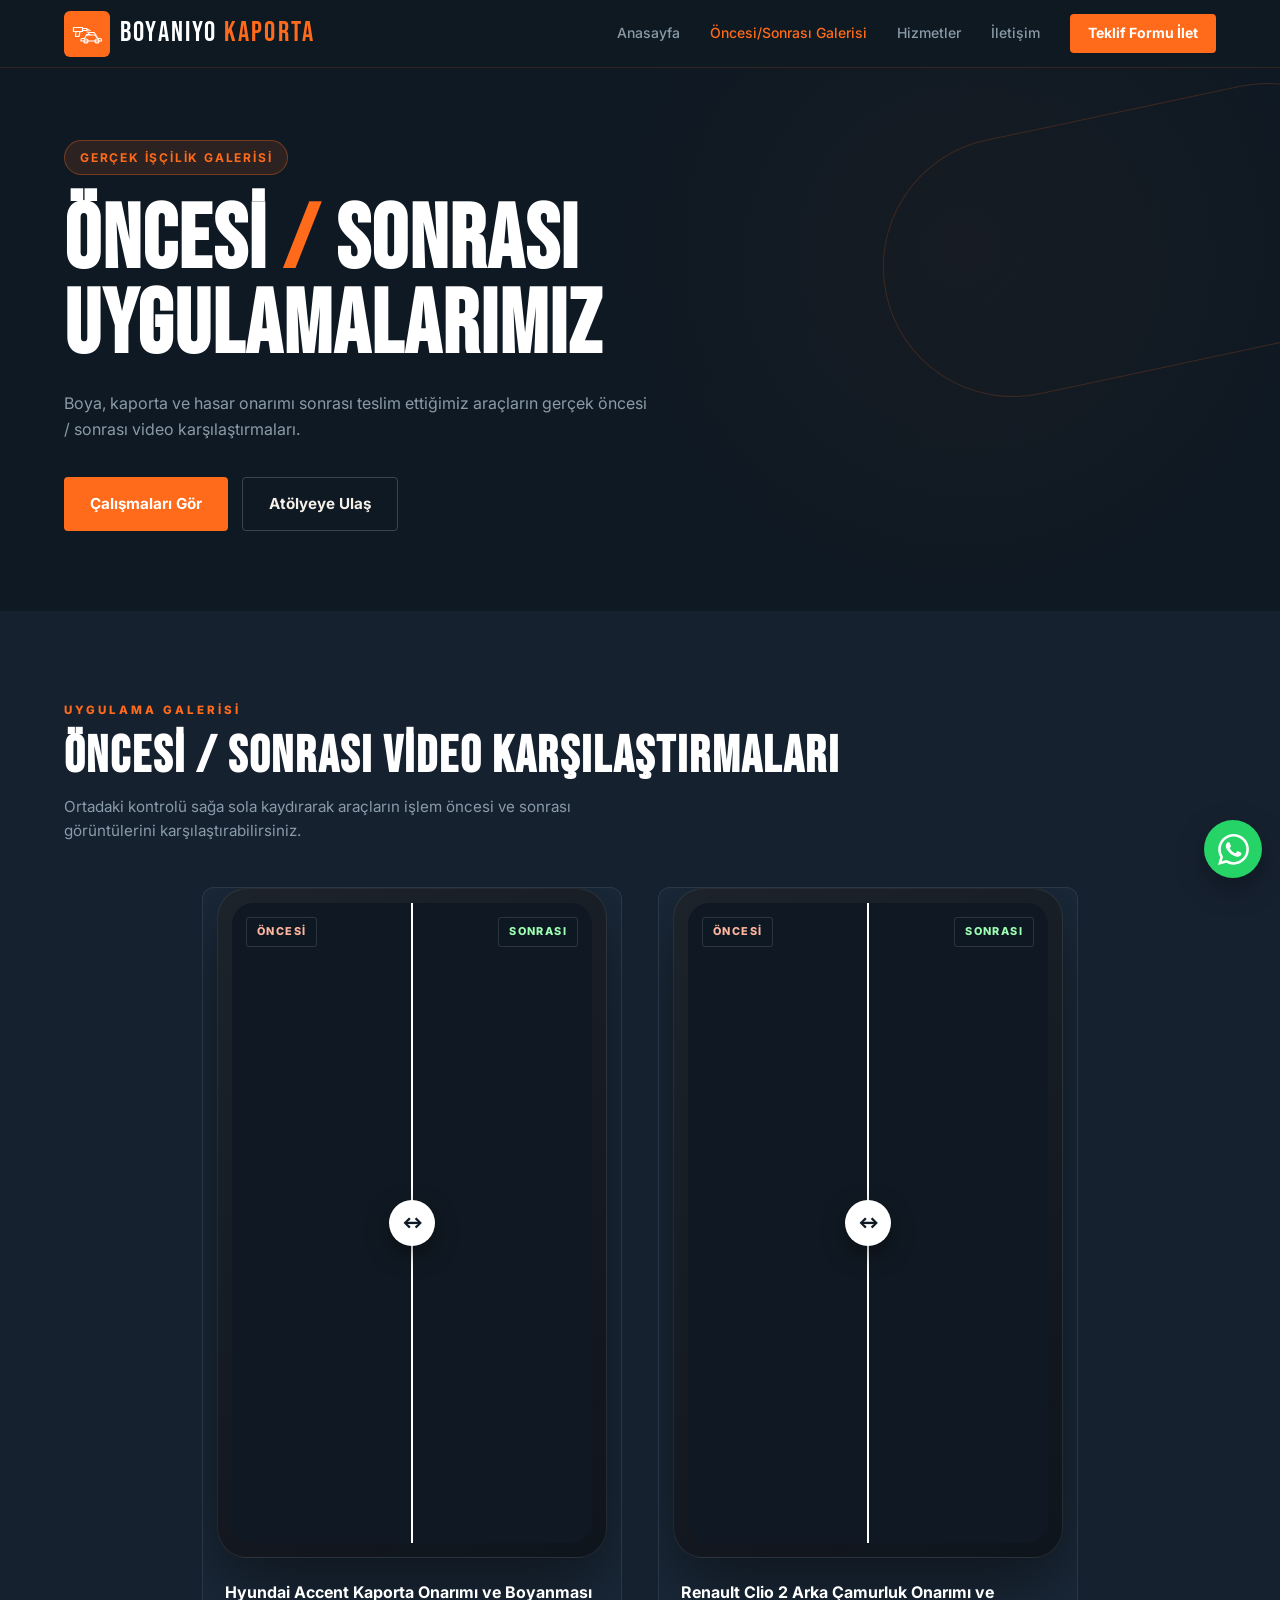
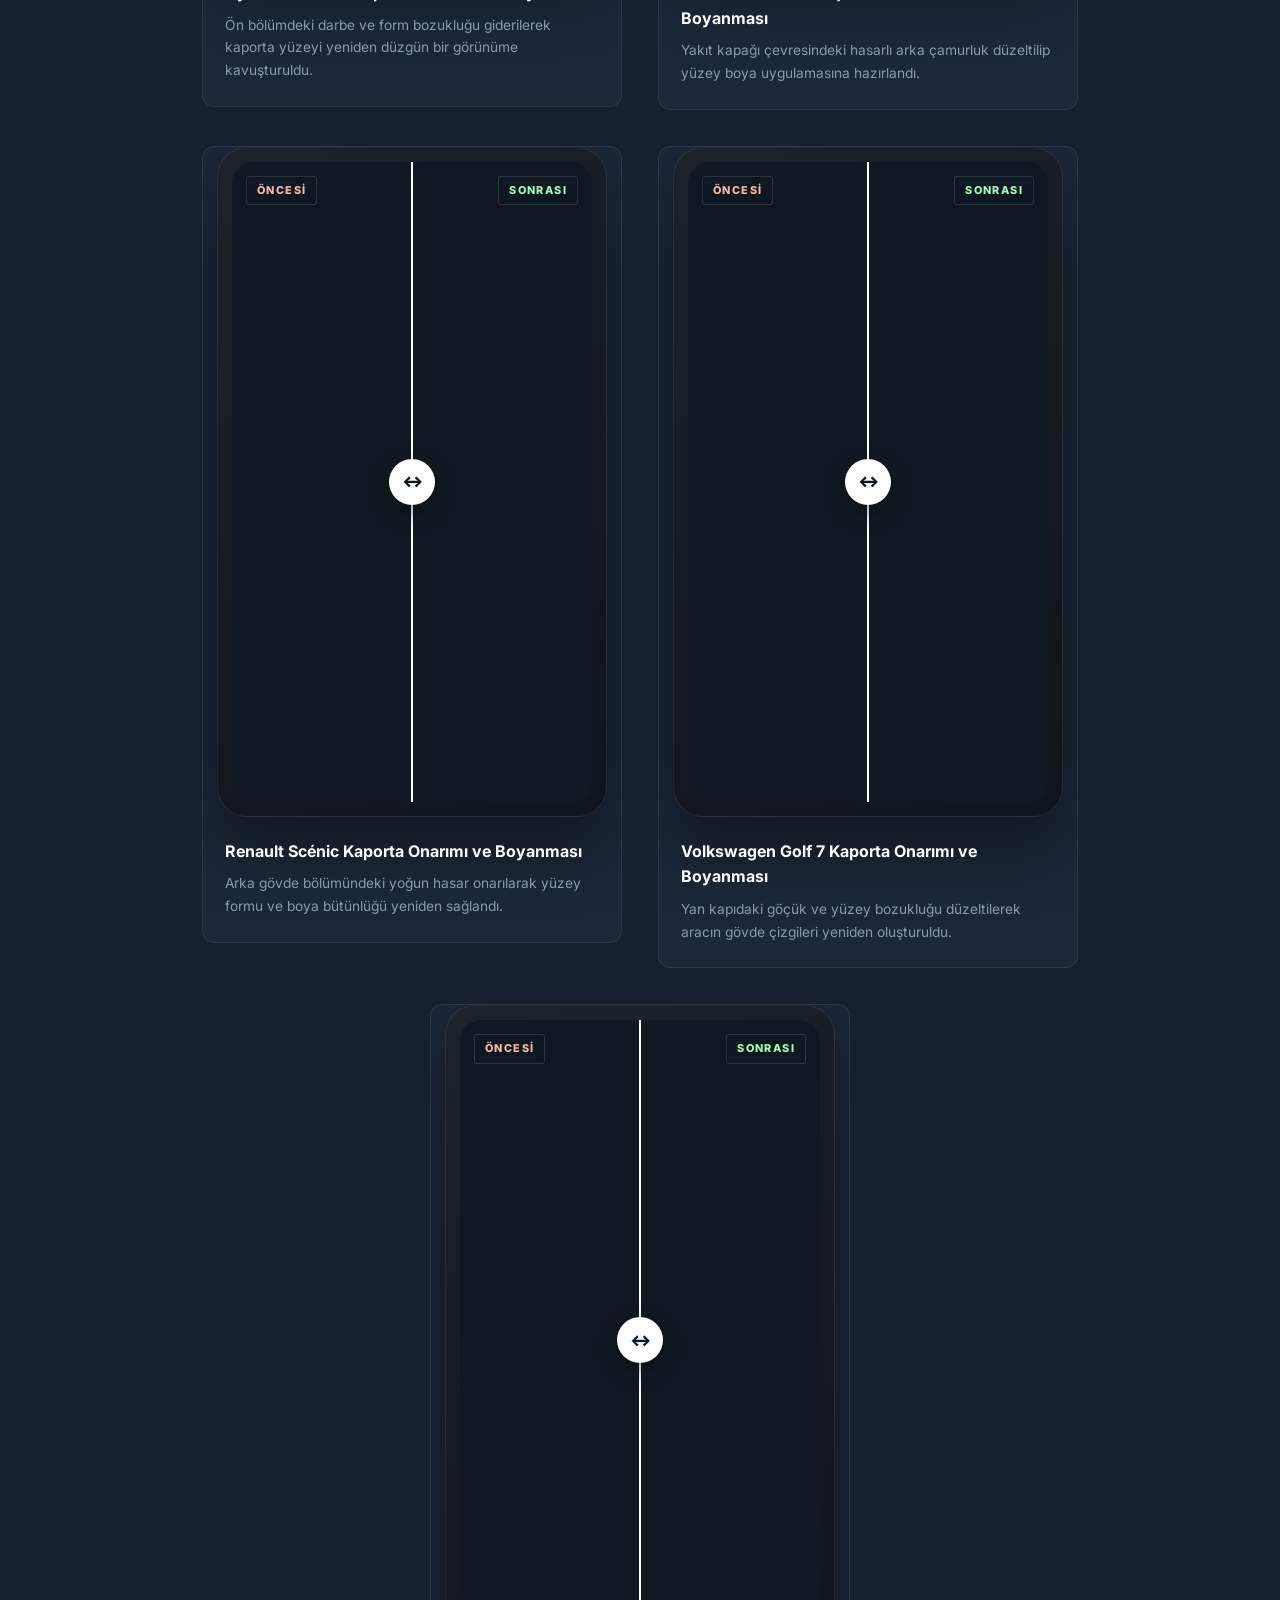
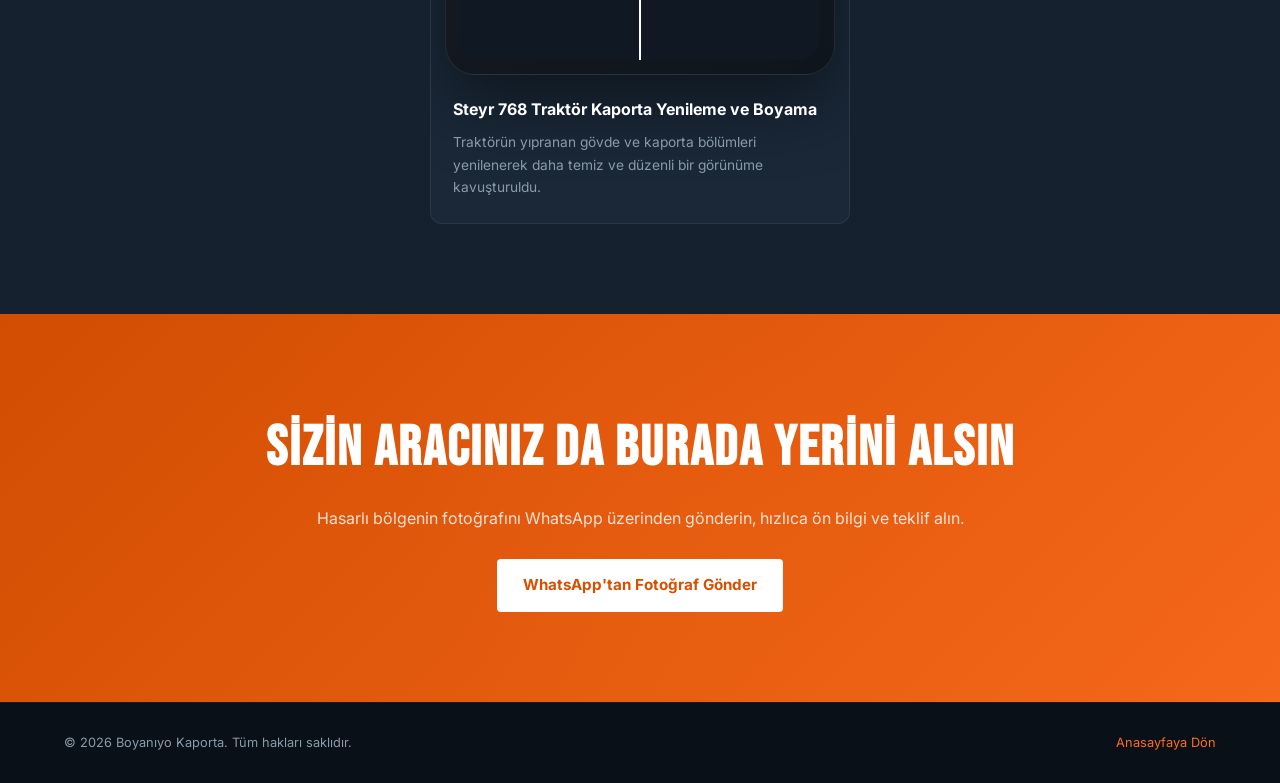
<file: galeri.html>
<!DOCTYPE html>

<html lang="tr">
<head>
  <meta charset="UTF-8" />
  <meta name="viewport" content="width=device-width, initial-scale=1.0" />
  <title>Öncesi/Sonrası Galerisi – Boyanıyo Kaporta</title>

  <link rel="preconnect" href="https://fonts.googleapis.com" />
  <link rel="preconnect" href="https://fonts.gstatic.com" crossorigin />
  <link href="https://fonts.googleapis.com/css2?family=Bebas+Neue&family=Inter:wght@300;400;500;600;700&display=swap" rel="stylesheet" />

  <style>
    *, *::before, *::after { box-sizing: border-box; margin: 0; padding: 0; }

    :root {
      --navy: #0F1923;
      --navy-mid: #162130;
      --orange: #FF6B1A;
      --orange-dark: #D94F00;
      --cream: #F5F0E8;
      --steel: #8A9BA8;
      --white: #FFFFFF;
      --card-bg: #1A2838;
    }

    html { scroll-behavior: smooth; }

    body {
      background: var(--navy);
      color: var(--cream);
      font-family: 'Inter', sans-serif;
      line-height: 1.6;
      overflow-x: hidden;
    }

    header {
      position: fixed;
      top: 0; left: 0; right: 0;
      z-index: 100;
      height: 68px;
      padding: 0 5%;
      display: flex;
      align-items: center;
      justify-content: space-between;
      background: rgba(15,25,35,0.92);
      backdrop-filter: blur(10px);
      border-bottom: 1px solid rgba(255,107,26,0.15);
    }

    .logo {
      display: flex;
      align-items: center;
      gap: 10px;
      text-decoration: none;
    }

    .logo-icon {
      width: 46px;
      height: 46px;
      background: var(--orange);
      border-radius: 6px;
      display: flex;
      align-items: center;
      justify-content: center;
    }

    .logo-icon svg {
      width: 32px;
      height: 26px;
      color: white;
    }

    .logo-text {
      font-family: 'Bebas Neue', sans-serif;
      font-size: 1.75rem;
      letter-spacing: 2.2px;
      color: var(--white);
    }

    .logo-text span { color: var(--orange); }

    nav {
      display: flex;
      align-items: center;
      gap: 30px;
    }

    nav a {
      color: var(--steel);
      text-decoration: none;
      font-size: 0.875rem;
      font-weight: 500;
      transition: color 0.2s;
    }

    nav a:hover,
    nav a.active { color: var(--orange); }

    .nav-cta {
      background: var(--orange);
      color: white !important;
      padding: 8px 18px;
      border-radius: 4px;
      font-weight: 700;
    }

    .nav-cta:hover { background: var(--orange-dark); }

    .gallery-hero {
      min-height: 58vh;
      padding: 140px 5% 80px;
      position: relative;
      background:
        linear-gradient(135deg, rgba(15,25,35,0.96), rgba(15,25,35,0.78)),
        radial-gradient(circle at 75% 40%, rgba(255,107,26,0.18), transparent 35%);
      overflow: hidden;
    }

    .gallery-hero::after {
      content: '';
      position: absolute;
      right: -120px;
      top: 110px;
      width: 520px;
      height: 260px;
      border: 1px solid rgba(255,107,26,0.18);
      border-radius: 999px;
      transform: rotate(-12deg);
    }

    .hero-badge {
      display: inline-flex;
      background: rgba(255,107,26,0.12);
      border: 1px solid rgba(255,107,26,0.35);
      color: var(--orange);
      font-size: 0.75rem;
      font-weight: 700;
      letter-spacing: 1.8px;
      text-transform: uppercase;
      padding: 7px 15px;
      border-radius: 30px;
      margin-bottom: 24px;
    }

    h1 {
      font-family: 'Bebas Neue', sans-serif;
      font-size: clamp(3rem, 7vw, 6rem);
      line-height: 0.95;
      letter-spacing: 2px;
      color: var(--white);
      max-width: 760px;
      margin-bottom: 22px;
    }

    h1 span { color: var(--orange); }

    .hero-sub {
      color: var(--steel);
      max-width: 590px;
      font-size: 1rem;
      margin-bottom: 34px;
    }

    .hero-actions {
      display: flex;
      gap: 14px;
      flex-wrap: wrap;
    }

    .btn-primary,
    .btn-secondary {
      display: inline-flex;
      align-items: center;
      justify-content: center;
      gap: 8px;
      padding: 14px 26px;
      border-radius: 4px;
      text-decoration: none;
      font-weight: 700;
      font-size: 0.95rem;
      transition: 0.2s;
    }

    .btn-primary {
      background: var(--orange);
      color: white;
    }

    .btn-primary:hover {
      background: var(--orange-dark);
      transform: translateY(-1px);
    }

    .btn-secondary {
      color: var(--cream);
      border: 1px solid rgba(255,255,255,0.18);
    }

    .btn-secondary:hover {
      border-color: var(--orange);
      color: var(--orange);
    }

    section { padding: 90px 5%; }

    .section-header { margin-bottom: 44px; }

    .section-label {
      color: var(--orange);
      font-size: 0.72rem;
      font-weight: 800;
      letter-spacing: 3px;
      text-transform: uppercase;
      margin-bottom: 12px;
    }

    .section-title {
      font-family: 'Bebas Neue', sans-serif;
      font-size: clamp(2rem, 4vw, 3.2rem);
      color: var(--white);
      letter-spacing: 2px;
      line-height: 1;
      margin-bottom: 12px;
    }

    .section-sub {
      color: var(--steel);
      max-width: 560px;
      font-size: 0.95rem;
    }

    .filter-bar {
      display: flex;
      flex-wrap: wrap;
      gap: 10px;
      margin-bottom: 32px;
    }

    .filter-pill {
      border: 1px solid rgba(255,255,255,0.1);
      color: var(--steel);
      background: var(--card-bg);
      padding: 9px 16px;
      border-radius: 999px;
      font-size: 0.82rem;
      font-weight: 700;
    }

    .filter-pill.active {
      background: var(--orange);
      color: white;
      border-color: var(--orange);
    }

    .gallery-grid {
      display: grid;
      grid-template-columns: repeat(12, 1fr);
      gap: 20px;
    }

    .work-card {
      grid-column: span 6;
      background: var(--card-bg);
      border: 1px solid rgba(255,255,255,0.07);
      border-radius: 10px;
      overflow: hidden;
      transition: transform 0.25s, border-color 0.25s;
    }

    .work-card:hover,
    .video-card:hover {
      transform: translateY(-4px);
      border-color: rgba(255,107,26,0.35);
    }

    .compare-slider {
      position: relative;
      height: 360px;
      overflow: hidden;
      cursor: ew-resize;
      background: #101923;
      user-select: none;
    }

    .compare-slider img {
      position: absolute;
      inset: 0;
      width: 100%;
      height: 100%;
      object-fit: cover;
      pointer-events: none;
    }

    .compare-after {
      clip-path: inset(0 0 0 50%);
    }

    .compare-line,
    .video-compare-line {
      position: absolute;
      top: 0;
      bottom: 0;
      left: 50%;
      width: 2px;
      background: white;
      z-index: 5;
      transform: translateX(-50%);
    }

    .compare-handle,
    .video-compare-handle {
      position: absolute;
      top: 50%;
      left: 50%;
      width: 46px;
      height: 46px;
      transform: translate(-50%, -50%);
      border-radius: 50%;
      background: white;
      color: var(--navy);
      z-index: 6;
      display: flex;
      align-items: center;
      justify-content: center;
      font-weight: 900;
      box-shadow: 0 8px 24px rgba(0,0,0,0.45);
    }

    .compare-label,
    .video-compare-label {
      position: absolute;
      top: 14px;
      z-index: 7;
      background: rgba(15,25,35,0.78);
      color: white;
      border: 1px solid rgba(255,255,255,0.12);
      backdrop-filter: blur(8px);
      font-size: 0.68rem;
      font-weight: 800;
      letter-spacing: 1.4px;
      text-transform: uppercase;
      padding: 5px 10px;
      border-radius: 3px;
    }

    .label-before,
    .video-label-before {
      left: 14px;
      color: #ffb6a0;
    }

    .label-after,
    .video-label-after {
      right: 14px;
      color: #9dffb2;
    }

    .video-section {
      background: var(--navy-mid);
    }

    .video-grid {
      display: grid;
      grid-template-columns: repeat(2, minmax(300px, 420px));
      justify-content: center;
      gap: 36px;
      max-width: 980px;
      margin: 0 auto;
      align-items: start;
    }

    .video-card:last-child {
      grid-column: 1 / -1;
      width: 100%;
      max-width: 420px;
      justify-self: center;
    }

    .video-card {
      background: var(--card-bg);
      border: 1px solid rgba(255,255,255,0.07);
      border-radius: 12px;
      overflow: hidden;
      transition: transform 0.25s, border-color 0.25s;
    }

    .phone-frame {
      max-width: 390px;
      margin: 0 auto;
      padding: 14px;
      background:
        linear-gradient(145deg, rgba(255,255,255,0.08), rgba(255,255,255,0.02)),
        #0A1018;
      border-radius: 30px;
      border: 1px solid rgba(255,255,255,0.08);
      box-shadow: 0 28px 70px rgba(0,0,0,0.45);
    }

    .video-compare {
      position: relative;
      width: 100%;
      aspect-ratio: 9 / 16;
      overflow: hidden;
      cursor: ew-resize;
      background: #101923;
      user-select: none;
      border-radius: 22px;
    }

    .video-compare video {
      position: absolute;
      inset: 0;
      width: 100%;
      height: 100%;
      object-fit: contain;
      object-position: center center;
      background: #101923;
      pointer-events: none;
    }

    .video-after-wrap {
      position: absolute;
      inset: 0;
      clip-path: inset(0 0 0 50%);
    }

    .work-info {
      padding: 22px 22px 24px;
    }

    .work-info h3 {
      color: var(--white);
      font-size: 1rem;
      margin-bottom: 8px;
    }

    .work-info p {
      color: var(--steel);
      font-size: 0.86rem;
      line-height: 1.65;
    }

    .stats-strip {
      background: var(--navy-mid);
      display: grid;
      grid-template-columns: repeat(4, 1fr);
      gap: 18px;
      border-top: 1px solid rgba(255,255,255,0.06);
      border-bottom: 1px solid rgba(255,255,255,0.06);
    }

    .stat-card {
      background: var(--card-bg);
      border: 1px solid rgba(255,255,255,0.06);
      border-radius: 8px;
      padding: 26px;
    }

    .stat-num {
      font-family: 'Bebas Neue', sans-serif;
      color: var(--orange);
      font-size: 2.4rem;
      line-height: 1;
      letter-spacing: 1px;
      margin-bottom: 6px;
    }

    .stat-text {
      color: var(--steel);
      font-size: 0.84rem;
    }

    .cta-section {
      text-align: center;
      background:
        linear-gradient(135deg, rgba(217,79,0,0.96), rgba(255,107,26,0.96)),
        radial-gradient(circle at center, rgba(255,255,255,0.18), transparent 35%);
    }

    .cta-section h2 {
      font-family: 'Bebas Neue', sans-serif;
      color: white;
      font-size: clamp(2rem, 5vw, 3.5rem);
      letter-spacing: 2px;
      margin-bottom: 12px;
    }

    .cta-section p {
      color: rgba(255,255,255,0.82);
      margin-bottom: 28px;
    }

    .cta-section .btn-primary {
      background: white;
      color: var(--orange-dark);
    }

    footer {
      background: #0A1018;
      padding: 30px 5%;
      display: flex;
      align-items: center;
      justify-content: space-between;
      border-top: 1px solid rgba(255,255,255,0.05);
      flex-wrap: wrap;
      gap: 16px;
    }

    footer p {
      font-size: 0.8rem;
      color: var(--steel);
    }

    footer a {
      color: var(--orange);
      text-decoration: none;
      font-size: 0.8rem;
    }

    @media (max-width: 1100px) {
      .video-grid {
        grid-template-columns: repeat(2, minmax(260px, 1fr));
      }
    }

    @media (max-width: 980px) {
      .work-card {
        grid-column: span 12;
      }

      .stats-strip {
        grid-template-columns: repeat(2, 1fr);
      }
    }

    @media (max-width: 680px) {
      nav {
        gap: 16px;
      }

      nav a {
        font-size: 0.78rem;
      }

      .nav-cta {
        display: none;
      }

      .gallery-hero {
        padding-top: 120px;
      }

      .compare-slider {
        height: 300px;
      }

      .video-grid {
        grid-template-columns: 1fr;
      }

      .phone-frame {
        max-width: 100%;
        padding: 12px;
        border-radius: 26px;
      }

      .video-compare {
        border-radius: 18px;
      }

      .stats-strip {
        grid-template-columns: 1fr;
      }
    }
  
    /* ── LEFT WHATSAPP BUTTON ── */
    .gallery-wa-float {
      position: fixed;
      right: 18px;
      bottom: 22px;
      z-index: 120;
      width: 58px;
      height: 58px;
      border-radius: 50%;
      display: flex;
      align-items: center;
      justify-content: center;
      background: #25D366;
      color: white;
      box-shadow: 0 10px 28px rgba(0,0,0,.35);
      transition: transform .2s, box-shadow .2s;
    }
    .gallery-wa-float:hover { transform: translateY(-3px) scale(1.04); box-shadow: 0 14px 32px rgba(0,0,0,.42); }
    .gallery-wa-float svg { width: 31px; height: 31px; fill: currentColor; }
    @media (max-width: 680px) {
      .gallery-wa-float { right: 14px; bottom: 16px; width: 54px; height: 54px; }
    }

  </style>

</head>

<body>

<header>
  <a href="index.html" class="logo" aria-label="Boyanıyo Kaporta Ana Sayfa">
    <div class="logo-icon">
      <svg viewBox="0 0 64 40" fill="none" stroke="currentColor" stroke-width="2.4" stroke-linecap="round" stroke-linejoin="round" aria-hidden="true">
        <path d="M5 7h18v8H5zM23 9h9v4h-9M10 15h8l-2 10h-7z"/>
        <path d="M33 11l5 2M32 16l6 1M31 21h7"/>
        <path d="M22 29h5l4-7h17l6 7h4c2 0 3 1 3 3v2H20v-2c0-2 1-3 2-3z"/>
        <path d="M33 22l4-5h9l4 5"/>
        <circle cx="30" cy="34" r="4"/>
        <circle cx="52" cy="34" r="4"/>
      </svg>
    </div>
    <span class="logo-text">BOYANIYO<span> KAPORTA</span></span>
  </a>

  <nav>
    <a href="index.html">Anasayfa</a>
    <a href="galeri.html" class="active">Öncesi/Sonrası Galerisi</a>
    <a href="index.html#hizmetler">Hizmetler</a>
    <a href="index.html#iletisim">İletişim</a>
    <a href="index.html?v=20260721-3#teklif" class="nav-cta">Teklif Formu İlet</a>
  </nav>
</header>

<main>

  <section class="gallery-hero">
    <div class="hero-badge">Gerçek İşçilik Galerisi</div>
    <h1>Öncesi <span>/</span> Sonrası<br>Uygulamalarımız</h1>
    <p class="hero-sub">
      Boya, kaporta ve hasar onarımı sonrası teslim ettiğimiz araçların gerçek öncesi / sonrası video karşılaştırmaları.
    </p>
    <div class="hero-actions">
      <a href="#videolar" class="btn-primary">Çalışmaları Gör</a>
      <a href="index.html#iletisim" class="btn-secondary">Atölyeye Ulaş</a>
    </div>
  </section>

  <section id="videolar" class="video-section">
    <div class="section-header">
      <div class="section-label">Uygulama Galerisi</div>
      <h2 class="section-title">Öncesi / Sonrası Video Karşılaştırmaları</h2>
      <p class="section-sub">
        Ortadaki kontrolü sağa sola kaydırarak araçların işlem öncesi ve sonrası görüntülerini karşılaştırabilirsiniz.
      </p>
    </div>

<div class="video-grid">

  <article class="video-card">
    <div class="phone-frame">
      <div class="video-compare">
        <video src="Kaporta_once.mp4" muted loop autoplay playsinline preload="metadata"></video>

        <div class="video-after-wrap">
          <video src="Kaporta_sonra.mp4" muted loop autoplay playsinline preload="metadata"></video>
        </div>

        <span class="video-compare-label video-label-before">Öncesi</span>
        <span class="video-compare-label video-label-after">Sonrası</span>
        <div class="video-compare-line"></div>
        <div class="video-compare-handle">↔</div>
      </div>
    </div>

    <div class="work-info">
      <h3>Hyundai Accent Kaporta Onarımı ve Boyanması</h3>
      <p>Ön bölümdeki darbe ve form bozukluğu giderilerek kaporta yüzeyi yeniden düzgün bir görünüme kavuşturuldu.</p>
    </div>
  </article>

  <article class="video-card">
    <div class="phone-frame">
      <div class="video-compare">
        <video src="Araba2_once.mp4" muted loop autoplay playsinline preload="metadata"></video>

        <div class="video-after-wrap">
          <video src="Araba2_sonra.mp4" muted loop autoplay playsinline preload="metadata"></video>
        </div>

        <span class="video-compare-label video-label-before">Öncesi</span>
        <span class="video-compare-label video-label-after">Sonrası</span>
        <div class="video-compare-line"></div>
        <div class="video-compare-handle">↔</div>
      </div>
    </div>

    <div class="work-info">
      <h3>Renault Clio 2 Arka Çamurluk Onarımı ve Boyanması</h3>
      <p>Yakıt kapağı çevresindeki hasarlı arka çamurluk düzeltilip yüzey boya uygulamasına hazırlandı.</p>
    </div>
  </article>

  <article class="video-card">
    <div class="phone-frame">
      <div class="video-compare">
        <video src="araba3_oncee.mp4" muted loop autoplay playsinline preload="metadata"></video>

        <div class="video-after-wrap">
          <video src="araba3_sonraa.mp4" muted loop autoplay playsinline preload="metadata"></video>
        </div>

        <span class="video-compare-label video-label-before">Öncesi</span>
        <span class="video-compare-label video-label-after">Sonrası</span>
        <div class="video-compare-line"></div>
        <div class="video-compare-handle">↔</div>
      </div>
    </div>

    <div class="work-info">
      <h3>Renault Scénic Kaporta Onarımı ve Boyanması</h3>
      <p>Arka gövde bölümündeki yoğun hasar onarılarak yüzey formu ve boya bütünlüğü yeniden sağlandı.</p>
    </div>
  </article>



  <article class="video-card">
    <div class="phone-frame">
      <div class="video-compare">
        <video src="araba3_once.mp4?v=20260721-2" muted loop autoplay playsinline preload="metadata"></video>
        <div class="video-after-wrap"><video src="araba3_sonra.mp4?v=20260721-2" muted loop autoplay playsinline preload="metadata"></video></div>
        <span class="video-compare-label video-label-before">Öncesi</span>
        <span class="video-compare-label video-label-after">Sonrası</span>
        <div class="video-compare-line"></div>
        <div class="video-compare-handle">↔</div>
      </div>
    </div>
    <div class="work-info">
      <h3>Volkswagen Golf 7 Kaporta Onarımı ve Boyanması</h3>
      <p>Yan kapıdaki göçük ve yüzey bozukluğu düzeltilerek aracın gövde çizgileri yeniden oluşturuldu.</p>
    </div>
  </article>

  <article class="video-card">
    <div class="phone-frame">
      <div class="video-compare">
        <video src="tr_once.mp4" muted loop autoplay playsinline preload="metadata"></video>
        <div class="video-after-wrap"><video src="tr_sonra.mp4" muted loop autoplay playsinline preload="metadata"></video></div>
        <span class="video-compare-label video-label-before">Öncesi</span>
        <span class="video-compare-label video-label-after">Sonrası</span>
        <div class="video-compare-line"></div>
        <div class="video-compare-handle">↔</div>
      </div>
    </div>
    <div class="work-info">
      <h3>Steyr 768 Traktör Kaporta Yenileme ve Boyama</h3>
      <p>Traktörün yıpranan gövde ve kaporta bölümleri yenilenerek daha temiz ve düzenli bir görünüme kavuşturuldu.</p>
    </div>
  </article>

</div>

  </section>

  <section class="cta-section">
    <h2>Sizin Aracınız da Burada Yerini Alsın</h2>
    <p>Hasarlı bölgenin fotoğrafını WhatsApp üzerinden gönderin, hızlıca ön bilgi ve teklif alın.</p>
    <a href="https://wa.me/905073647021?text=Merhaba%2C+arac%C4%B1m%C4%B1n+hasar%C4%B1n%C4%B1+g%C3%B6nderip+fiyat+teklifi+almak+istiyorum." class="btn-primary" target="_blank" rel="noopener">
      WhatsApp'tan Fotoğraf Gönder
    </a>
  </section>

</main>

<footer>
  <p>© 2026 Boyanıyo Kaporta. Tüm hakları saklıdır.</p>
  <a href="index.html">Anasayfaya Dön</a>
</footer>

<script>
  function setupCompareSlider(selector, afterSelector, lineSelector, handleSelector) {
    document.querySelectorAll(selector).forEach(function(slider) {
      const afterItem = slider.querySelector(afterSelector);
      const line = slider.querySelector(lineSelector);
      const handle = slider.querySelector(handleSelector);

      function moveSlider(clientX) {
        const rect = slider.getBoundingClientRect();
        let x = clientX - rect.left;
        x = Math.max(0, Math.min(x, rect.width));
        const percent = (x / rect.width) * 100;

        if (afterItem) {
          afterItem.style.clipPath = `inset(0 0 0 ${percent}%)`;
        }

        if (line) {
          line.style.left = percent + '%';
        }

        if (handle) {
          handle.style.left = percent + '%';
        }
      }

      slider.addEventListener('mousemove', function(e) {
        moveSlider(e.clientX);
      });

      slider.addEventListener('touchmove', function(e) {
        moveSlider(e.touches[0].clientX);
      }, { passive: true });
    });
  }

  setupCompareSlider('.compare-slider', '.compare-after', '.compare-line', '.compare-handle');
  setupCompareSlider('.video-compare', '.video-after-wrap', '.video-compare-line', '.video-compare-handle');

  document.querySelectorAll('.video-compare').forEach(function(compare) {
    const videos = Array.from(compare.querySelectorAll('video'));
    if (videos.length !== 2) return;

    let ready = false;
    let resetting = false;

    videos.forEach(function(video) {
      video.muted = true;
      video.loop = false;
      video.playsInline = true;
    });

    function preparePair() {
      if (!videos.every(function(video) {
        return Number.isFinite(video.duration) && video.duration > 0;
      })) return;

      const sharedDuration = Math.max(videos[0].duration, videos[1].duration);

      videos.forEach(function(video) {
        video.playbackRate = Math.max(0.5, Math.min(2, video.duration / sharedDuration));
        video.currentTime = 0;
      });

      ready = true;
      Promise.allSettled(videos.map(function(video) {
        return video.play();
      }));
    }

    function restartPair() {
      if (!ready || resetting) return;
      resetting = true;

      videos.forEach(function(video) {
        video.pause();
        video.currentTime = 0;
      });

      requestAnimationFrame(function() {
        Promise.allSettled(videos.map(function(video) {
          return video.play();
        })).finally(function() {
          resetting = false;
        });
      });
    }

    videos.forEach(function(video) {
      video.addEventListener('loadedmetadata', preparePair);
    });

    if (videos.every(function(video) { return video.readyState >= 1; })) {
      preparePair();
    }

    function keepInSync() {
      if (ready && !resetting) {
        const beforeProgress = videos[0].currentTime / videos[0].duration;
        const afterProgress = videos[1].currentTime / videos[1].duration;

        if (beforeProgress >= 0.995 || afterProgress >= 0.995 || videos.some(function(video) { return video.ended; })) {
          restartPair();
        } else if (Math.abs(beforeProgress - afterProgress) > 0.025) {
          videos[1].currentTime = beforeProgress * videos[1].duration;
        }

        if (videos.some(function(video) { return video.paused; }) && document.visibilityState === 'visible') {
          videos.forEach(function(video) {
            video.play().catch(function() {});
          });
        }
      }

      requestAnimationFrame(keepInSync);
    }

    requestAnimationFrame(keepInSync);
  });
</script>


<a class="gallery-wa-float"
   href="https://wa.me/905073647021?text=Merhaba%2C%20arac%C4%B1m%20i%C3%A7in%20teklif%20almak%20istiyorum."
   target="_blank"
   rel="noopener"
   aria-label="WhatsApp üzerinden teklif alın">
  <svg viewBox="0 0 24 24" aria-hidden="true"><path d="M17.472 14.382c-.297-.149-1.758-.867-2.03-.967-.273-.099-.471-.148-.67.15-.197.297-.767.966-.94 1.164-.173.199-.347.223-.644.075-.297-.15-1.255-.463-2.39-1.475-.883-.788-1.48-1.761-1.653-2.059-.173-.297-.018-.458.13-.606.134-.133.298-.347.446-.52.149-.174.198-.298.298-.497.099-.198.05-.371-.025-.52-.075-.149-.669-1.612-.916-2.207-.242-.579-.487-.5-.669-.51-.173-.008-.371-.01-.57-.01-.198 0-.52.074-.792.372-.272.297-1.04 1.016-1.04 2.479 0 1.462 1.065 2.875 1.213 3.074.149.198 2.096 3.2 5.077 4.487.709.306 1.262.489 1.694.625.712.227 1.36.195 1.871.118.571-.085 1.758-.719 2.006-1.413.248-.694.248-1.289.173-1.413-.074-.124-.272-.198-.57-.347m-5.421 7.403h-.004a9.87 9.87 0 0 1-5.031-1.378l-.361-.214-3.741.982.998-3.648-.235-.374a9.86 9.86 0 0 1-1.51-5.26c.001-5.45 4.436-9.884 9.888-9.884 2.64 0 5.122 1.03 6.988 2.898a9.825 9.825 0 0 1 2.893 6.994c-.003 5.45-4.437 9.884-9.885 9.884m8.413-18.297A11.815 11.815 0 0 0 12.05 0C5.495 0 .16 5.335.157 11.892c0 2.096.547 4.142 1.588 5.945L.057 24l6.305-1.654a11.882 11.882 0 0 0 5.683 1.448h.005c6.554 0 11.89-5.335 11.893-11.893a11.821 11.821 0 0 0-3.48-8.413z"/></svg>
</a>

</body>
</html>
</file>
